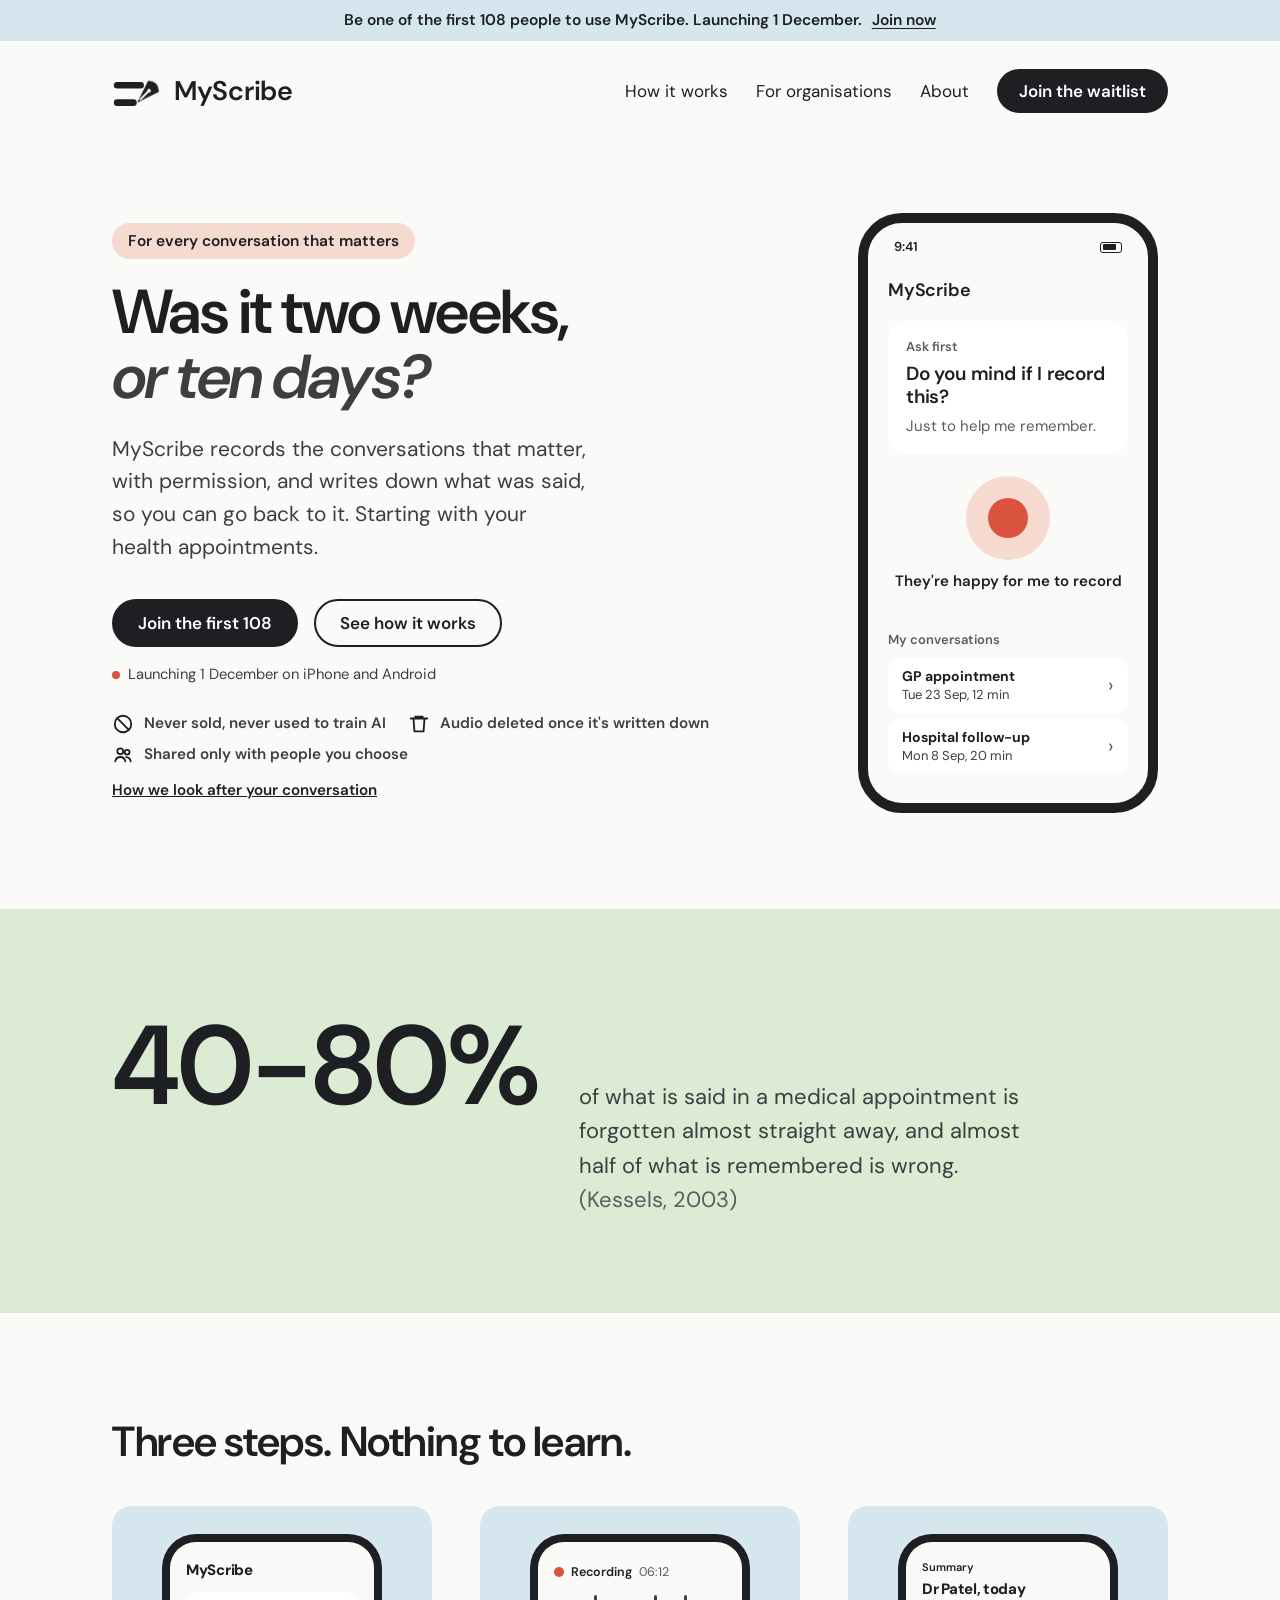
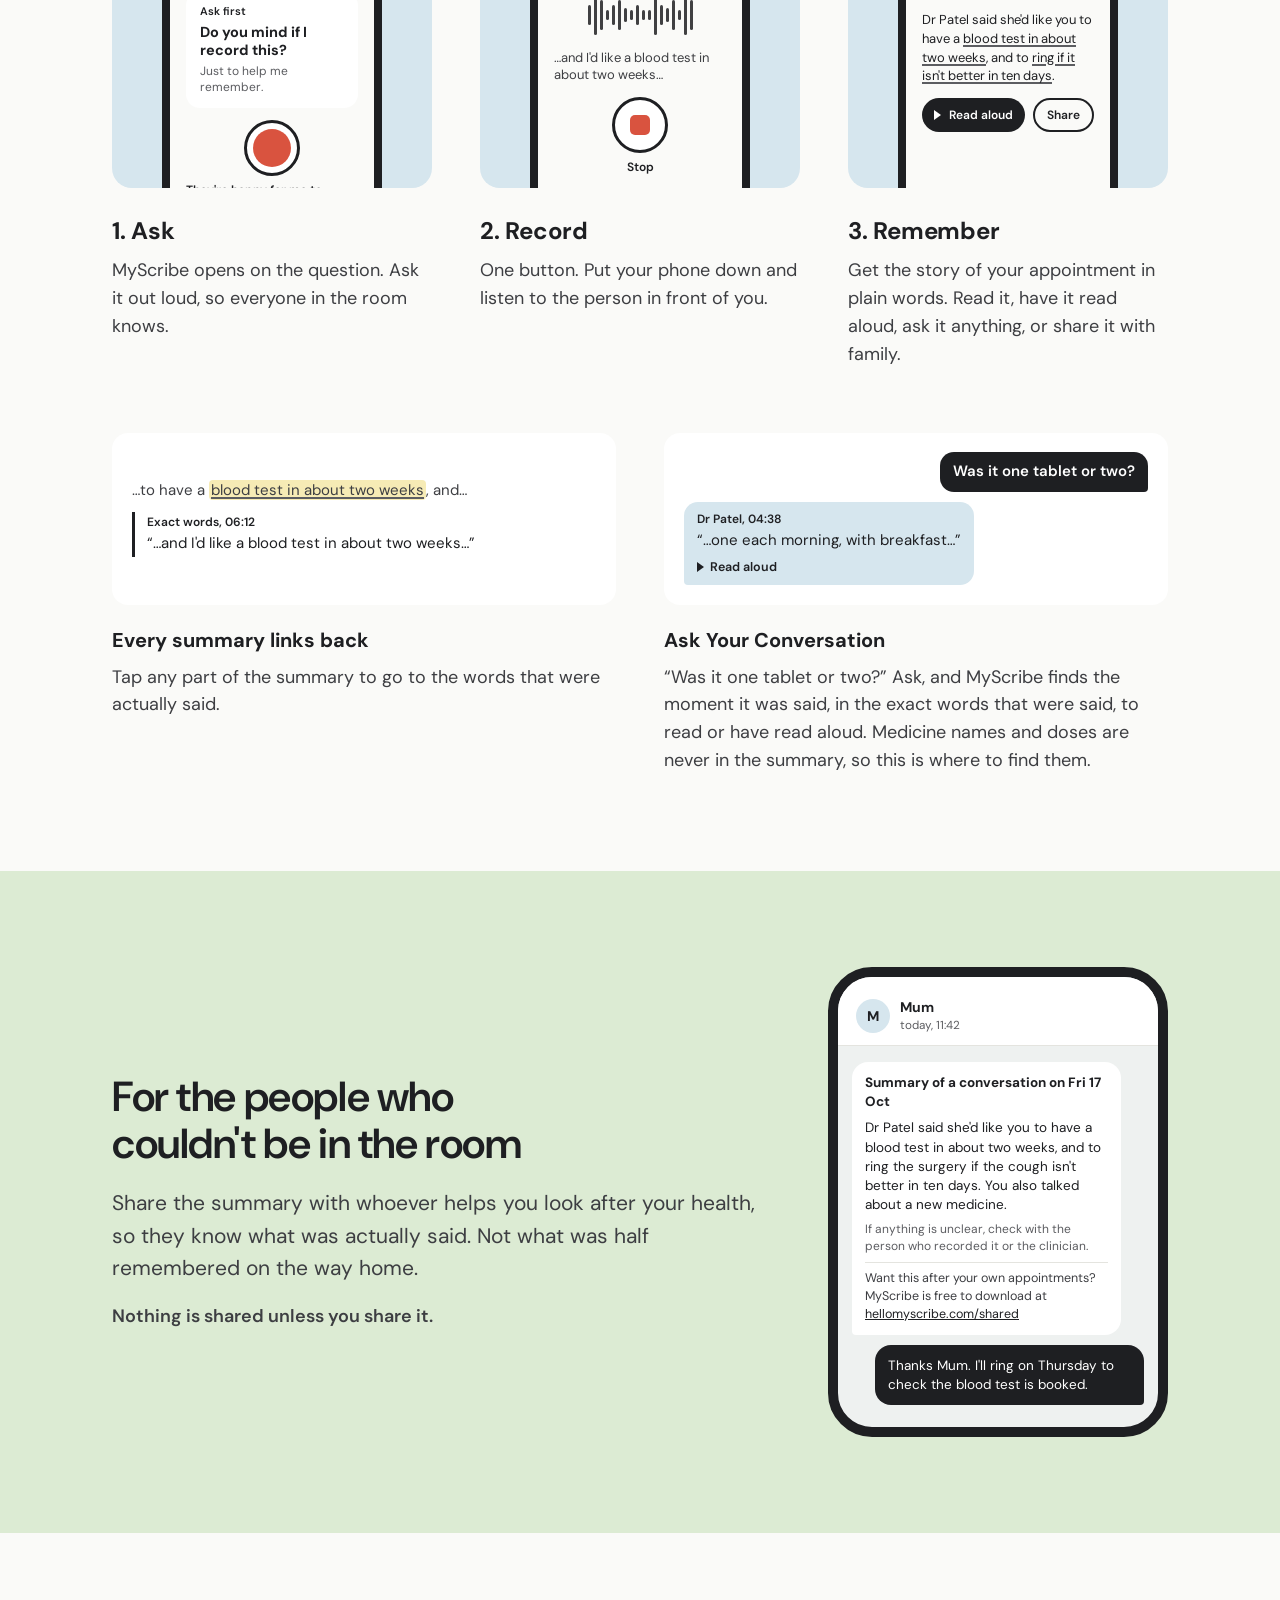
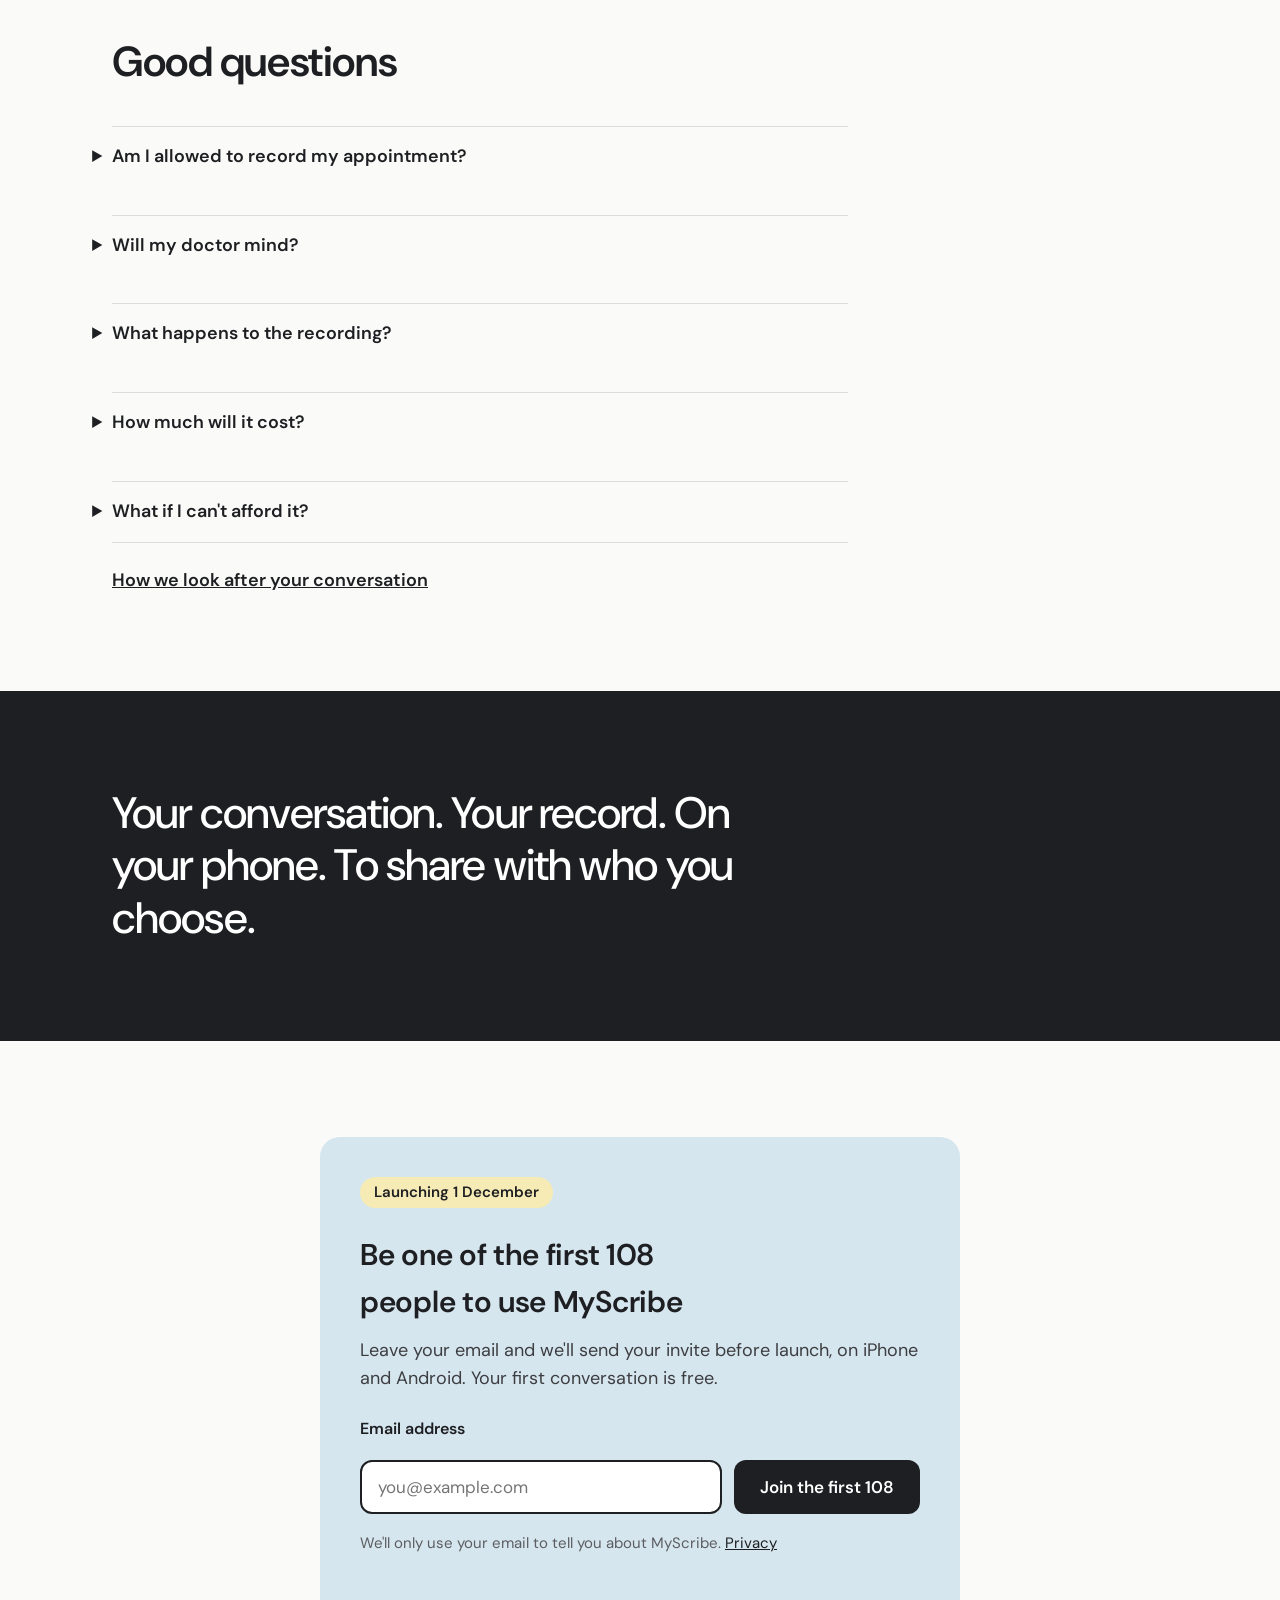
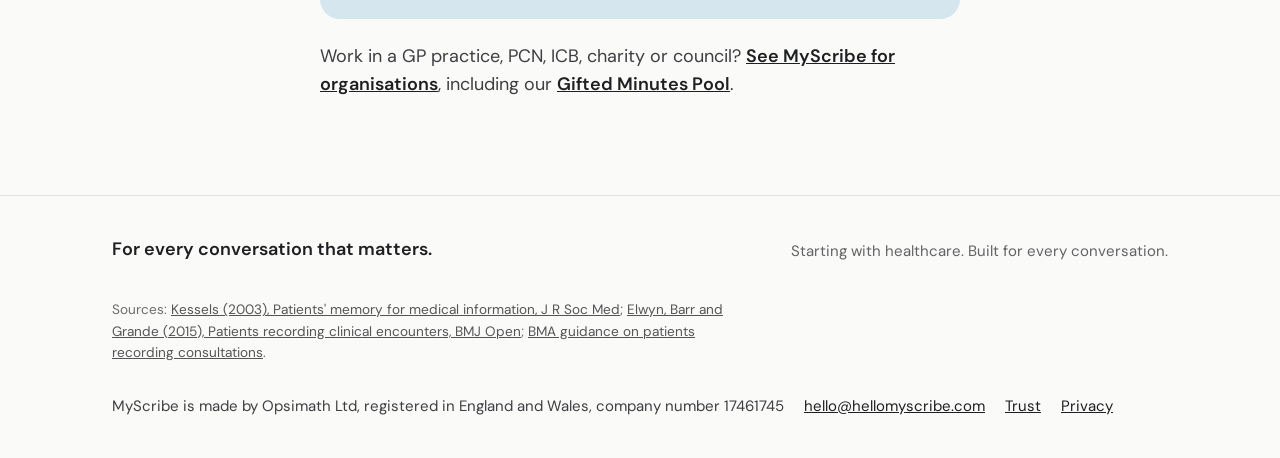
<file: index.html>
<!doctype html>
<html lang="en-GB">
<head>
<meta charset="utf-8">
<meta name="viewport" content="width=device-width, initial-scale=1">
<title>MyScribe | For every conversation that matters</title>
<meta name="description" content="MyScribe records the conversations that matter, with permission, and writes down what was said, so you can go back to it. Starting with your health appointments.">
<meta property="og:title" content="MyScribe | For every conversation that matters">
<meta property="og:description" content="MyScribe records the conversations that matter on your phone, with permission, and writes the story of what happened in plain words. Ask it anything, and it takes you to the moment it was said.">
<meta property="og:type" content="website">
<meta name="theme-color" content="#1E1F22">
<link rel="icon" href="/favicon.svg" type="image/svg+xml">
<link rel="preconnect" href="https://fonts.googleapis.com">
<link rel="preconnect" href="https://fonts.gstatic.com" crossorigin>
<link rel="stylesheet" href="https://fonts.googleapis.com/css2?family=DM+Sans:ital,opsz,wght@0,9..40,400..800;1,9..40,400..800&display=swap">
<link rel="stylesheet" href="/styles.css">
<!-- Privacy-friendly analytics by Plausible -->
<script async src="https://plausible.io/js/pa-2xMqHdNtrrsRjwaFG2nD4.js"></script>
<script>
  window.plausible=window.plausible||function(){(plausible.q=plausible.q||[]).push(arguments)},plausible.init=plausible.init||function(i){plausible.o=i||{}};
  plausible.init()
</script>
<style>
.section-lead { max-width: 52ch; margin: -0.25rem 0 2rem; font-size: 1.15rem; }
.trust { list-style: none; margin: 1.25rem 0 0; padding: 1rem 0 0; border-top: 1px solid var(--line); display: grid; gap: .65rem; }
.trust li { display: flex; align-items: center; gap: .6rem; font-size: .98rem; }
.trust svg { flex: none; width: 22px; height: 22px; color: var(--ink); }
.faq { max-width: 46rem; }
.faq details { border-top: 1px solid var(--border); padding: 1rem 0; }
.faq details:last-child { border-bottom: 1px solid var(--border); }
.faq summary { cursor: pointer; font-weight: 600; font-size: 1.12rem; list-style-position: outside; }
.faq summary:focus-visible { outline: 3px solid var(--ink); outline-offset: 3px; }
.faq details p { margin: .75rem 0 0; max-width: 62ch; }
.more-link { display: inline-block; margin-top: 1.5rem; font-weight: 600; }
.trust-more { display: inline-block; margin-top: .75rem; font-size: .95rem; font-weight: 600; }
.footer-next { margin: .25rem 0 1rem; opacity: .8; }
.sum-text { margin: .5rem 0 .6rem; line-height: 1.45; }
.sum-link { text-decoration: underline; text-decoration-color: var(--muted); text-decoration-thickness: 2px; text-underline-offset: 2px; }
.sum-foot { margin: .6rem 0 .75rem; padding-top: .5rem; border-top: 1px solid var(--line); font-size: .78em; line-height: 1.35; opacity: .8; }
@media (prefers-reduced-motion: no-preference) {
  .scene-sum .sum-text, .scene-sum .sum-foot { opacity: 0; transform: translateY(6px); transition: opacity .5s ease, transform .5s ease; }
  .scene-sum .sum-text.in { opacity: 1; transform: none; }
  .scene-sum .sum-foot.in { opacity: .8; transform: none; }
}

.trust-hero { margin-top: 2rem; padding-top: 1.1rem; max-width: 24rem; gap: .55rem; }
.trust-hero li { font-size: 1rem; font-weight: 600; color: var(--ink); }
@media (max-width: 640px) {
  .hero { padding-top: 16px; }
  .hero .eyebrow { margin-bottom: 12px; }
  .hero .h1 { margin-bottom: 16px; }
  .hero .lead { font-size: 18.5px; margin-bottom: 24px; }
  .hero .actions .btn { min-height: 46px; padding: 10px 20px; }
  .trust-hero { margin-top: 1.25rem; padding-top: .85rem; gap: .4rem; }
  .trust-hero li { font-size: .95rem; }
}
.steps .step { border-top: 0; padding-top: 0; }
.shot { background: var(--mist); border-radius: 20px; height: 282px; padding: 28px 24px 0; display: flex; justify-content: center; overflow: hidden; margin-bottom: 24px; }
.mini { width: 220px; border: 8px solid var(--ink); border-bottom: 0; border-radius: 34px 34px 0 0; background: var(--paper); padding: 18px 16px 0; display: flex; flex-direction: column; gap: 12px; font-size: 13px; line-height: 1.35; }
.mini-app { font-family: var(--display); font-weight: 800; font-size: 15px; letter-spacing: -0.02em; }
.mini-card { background: #fff; border-radius: 14px; padding: 12px 14px; }
.mini-card small { display: block; font-size: 11px; font-weight: 600; color: var(--accent); margin-bottom: 4px; }
.mini-q2 { display: block; font-size: 12px; color: var(--muted); margin-top: 4px; }
.mini-card p { font-family: var(--display); font-weight: 700; font-size: 14.5px; line-height: 1.25; }
.mini-rec { display: flex; flex-direction: column; align-items: center; gap: 6px; font-weight: 600; font-size: 12px; }
.mini-btn { width: 56px; height: 56px; border-radius: 50%; border: 3px solid var(--ink); background: #fff; display: flex; align-items: center; justify-content: center; }
.mini-dot { width: 38px; height: 38px; border-radius: 50%; background: var(--alert); }
.mini-stop { width: 20px; height: 20px; border-radius: 5px; background: var(--alert); }
.mini-status { font-size: 12.5px; font-weight: 600; display: flex; align-items: center; gap: 7px; margin-top: 4px; }
.mini-wave { display: flex; align-items: center; justify-content: center; gap: 3px; height: 44px; }
.mini-wave span { width: 3px; border-radius: 2px; background: var(--accent); opacity: .85; height: 10px; }
.mini-wave span:nth-child(3n) { height: 30px; } .mini-wave span:nth-child(4n+1) { height: 20px; } .mini-wave span:nth-child(5n+2) { height: 40px; } .mini-wave span:nth-child(7n) { height: 14px; }
.mini-words { color: var(--ink-soft); min-height: 36px; }
.mini-kicker { font-size: 11px; font-weight: 600; color: var(--accent); }
.mini-title { font-family: var(--display); font-weight: 800; font-size: 15px; letter-spacing: -0.02em; margin-top: -8px; }
.mini-sum { line-height: 1.45; }
.mini-actions { display: flex; gap: 8px; }
.mini-actions .listen, .mini-actions .share { padding: 7px 12px; font-size: 12px; white-space: nowrap; }
.mini-actions .play { border-left-width: 7px; border-top-width: 5px; border-bottom-width: 5px; }
.snip { background: #fff; border-radius: 16px; padding: 18px 20px; margin-bottom: 20px; min-height: 172px; font-size: 15px; line-height: 1.45; display: flex; flex-direction: column; justify-content: center; gap: 10px; }
.snip small { display: block; font-size: 12px; font-weight: 600; color: var(--accent); margin-bottom: 2px; }
.snip-sum { color: var(--ink-soft); }
.sum-link.is-active { background: var(--highlight); border-radius: 4px; padding: 0 2px; }
.snip-quote { border-left: 3px solid var(--accent); padding: 2px 0 2px 12px; color: var(--ink); }
.bub { border-radius: 14px; padding: 9px 13px; max-width: 88%; }
.bub-you { align-self: flex-end; background: var(--accent); color: #fff; border-bottom-right-radius: 4px; font-weight: 600; }
.bub-ans { align-self: flex-start; background: var(--mist); border-bottom-left-radius: 4px; }
.bub-play { display: flex; align-items: center; gap: 6px; margin-top: 6px; font-size: 12.5px; font-weight: 600; color: var(--accent); }
.bub-play .play { border-left: 7px solid var(--accent); border-top-width: 5px; border-bottom-width: 5px; }
.snip-line { color: var(--ink-soft); }
.flag { background: var(--notice); color: var(--ink); border-bottom: 2px dashed #A86A12; padding: 0 2px; border-radius: 3px; }
.flag-note { display: flex; align-items: center; gap: 8px; font-size: 13.5px; font-weight: 600; color: #7A4D0D; }
.flag-icon { width: 20px; height: 20px; flex: none; border-radius: 50%; background: #A86A12; color: #fff; font-size: 13px; font-weight: 800; display: flex; align-items: center; justify-content: center; }
.snip-row { display: flex; align-items: center; gap: 12px; font-size: 14px; color: var(--ink-soft); }
.snip-row strong { color: var(--ink); }
.snip-ico { width: 36px; height: 36px; flex: none; border-radius: 10px; display: flex; align-items: center; justify-content: center; }
.snip-ico svg { width: 20px; height: 20px; }
.ico-gone { background: var(--mist); color: var(--muted); }
.ico-kept { background: var(--sage); color: var(--accent); }

/* Hero (Oct 2026): DM Sans headline, logo and summary; pen underline */
:root { --serif: "DM Sans", "Helvetica Neue", Arial, sans-serif; }
.hero .h1 { font-family: var(--serif); font-weight: 600; letter-spacing: -.025em; }
.hero .h1 em { font-style: italic; color: var(--accent-dark); }
.soon { margin: 1rem 0 0; font-size: .92rem; color: var(--ink-soft); display: flex; align-items: center; gap: .5rem; }
.soon::before { content: ""; width: 8px; height: 8px; border-radius: 50%; background: var(--rec); flex: none; }
.scene-sum .sum-title, .scene-sum .sum-text, .phone-app { font-family: var(--serif); }
.scene-sum .sum-title, .phone-app { font-weight: 600; letter-spacing: -.01em; }
.ink-line { position: relative; white-space: nowrap; }
.ink-line .ink-stroke { position: absolute; left: 0; right: 0; bottom: -.45em; width: 100%; height: .55em; overflow: visible; color: var(--accent); }
.ink-line .ink-nib { position: absolute; bottom: -.3em; left: 100%; width: .62em; height: 1.1em; color: var(--accent); transform: translate(-50%, 0) rotate(45deg); transform-origin: 50% 100%; }
@media (prefers-reduced-motion: no-preference) {
  .sum-text.in .ink-stroke path { stroke-dasharray: 1; stroke-dashoffset: 1; animation: ink-draw 1.4s ease-in-out .7s forwards; }
  .sum-text.in .ink-nib { left: 0; opacity: 0; animation: ink-travel 1.4s ease-in-out .7s forwards; }
}
@keyframes ink-draw { to { stroke-dashoffset: 0; } }
@keyframes ink-travel { 0% { left: 0; opacity: 1; } 100% { left: 100%; opacity: 1; } }

/* Draft home (Oct 2026): fewer sections, one big family moment */
.trust-row { display: flex; flex-wrap: wrap; gap: .5rem 1.4rem; border-top: 0; padding-top: 0; margin-top: 1.6rem; max-width: none; }
.trust-row li { font-size: .95rem; font-weight: 600; color: var(--ink-soft); }
.then { margin-top: 64px; max-width: none; }
.family { display: flex; gap: 48px 72px; align-items: center; flex-wrap: wrap; }
.family-text { flex: 1 1 380px; }
.family-text .h2 { line-height: 1.12; margin-bottom: 20px; }
.family-text .lead { margin-bottom: 18px; }
.family-note { font-weight: 600; }
.chat-phone { flex: 0 1 340px; margin: 0 auto; width: 320px; max-width: 100%; border: 10px solid var(--ink); border-radius: 44px; background: #EEF1F0; overflow: hidden; }
.chat-top { display: flex; align-items: center; gap: 10px; background: #fff; padding: 22px 18px 12px; font-size: 14px; line-height: 1.2; border-bottom: 1px solid var(--line); }
.chat-top small { color: var(--muted); }
.chat-av { width: 34px; height: 34px; border-radius: 50%; background: var(--mist); color: var(--accent); font-weight: 700; display: flex; align-items: center; justify-content: center; }
.chat-body { padding: 16px 14px 22px; display: flex; flex-direction: column; gap: 10px; font-size: 13.5px; line-height: 1.42; }
.cb { border-radius: 16px; padding: 11px 13px; max-width: 92%; display: flex; flex-direction: column; gap: 7px; }
.cb-in { background: #fff; align-self: flex-start; border-bottom-left-radius: 4px; }
.cb-out { background: var(--accent); color: #fff; align-self: flex-end; border-bottom-right-radius: 4px; }
.cb-foot { color: var(--muted); font-size: 12px; }
.cb-ps { border-top: 1px solid var(--line); padding-top: 7px; font-size: 12.5px; color: var(--ink-soft); }
.cb-ps span { color: var(--accent); text-decoration: underline; }
.waitlist { max-width: 640px; margin: 0 auto; text-align: left; }
.waitlist h2 { text-wrap: balance; }
.org-line { max-width: 640px; margin: 24px auto 0; color: var(--ink-soft); }
.org-line a { font-weight: 600; }
/* Eyebrow as a coral pill, so mobile gets colour above the fold */
.hero .eyebrow { display: inline-block; background: var(--coral); color: var(--ink); border-radius: 999px; padding: 6px 16px; font-size: 15.5px; }
</style>
</head>
<body>
<a class="skip" href="#main">Skip to content</a>
<div class="first108"><a href="#waitlist">Be one of the first 108 people to use MyScribe. Launching 1 December. <span>Join now</span></a></div>
<header class="site-header">
<div class="wrap">
<a class="logo" href="/"><svg class="logo-mark" viewBox="8 12 50 33" fill="none" aria-hidden="true" focusable="false"><defs><mask id="lm-cut" maskUnits="userSpaceOnUse" x="0" y="0" width="64" height="64"><rect width="64" height="64" fill="#fff"/><g transform="translate(32.5 40) rotate(-45) scale(1.75)"><path d="M2.6 0H8.4" stroke="#000" stroke-width="1.1" stroke-linecap="round"/><circle cx="9.4" cy="0" r="1.05" fill="#000"/></g></mask></defs><path class="lm-line lm-l1" pathLength="1" d="M13 23H36" stroke="currentColor" stroke-width="6.4" stroke-linecap="round"/><path class="lm-line lm-l2" pathLength="1" d="M13 40H29" stroke="currentColor" stroke-width="6.4" stroke-linecap="round"/><g class="lm-nib" mask="url(#lm-cut)"><path transform="translate(32.5 40) rotate(-45) scale(1.75)" d="M0 0L13-4.3Q17 0 13 4.3Z" fill="currentColor"/></g></svg>MyScribe</a>
<nav class="nav" aria-label="Main">
<a href="/how-it-works">How it works</a>
<a href="/organisations">For organisations</a>
<a href="/about">About</a>
<a class="btn btn-primary" href="/#waitlist">Join the waitlist</a>
</nav>
</div>
</header>
<main id="main">
<div class="wrap">
<section class="hero">
<div class="hero-text">
<p class="eyebrow">For every conversation that matters</p>
<h1 class="h1">Was it two weeks, <em>or ten days?</em></h1>
<p class="lead">MyScribe records the conversations that matter, with permission, and writes down what was said, so you can go back to it. Starting with your health appointments.</p>
<div class="actions">
<a class="btn btn-primary" href="#waitlist">Join the first 108</a>
<a class="btn btn-outline" href="/how-it-works">See how it works</a>
</div>
<p class="soon">Launching 1 December on iPhone and Android</p>
<ul class="trust trust-row" aria-label="How we look after your appointment">
<li><svg viewBox="0 0 24 24" fill="none" stroke="currentColor" stroke-width="2" stroke-linecap="round" stroke-linejoin="round" aria-hidden="true"><circle cx="12" cy="12" r="9"/><path d="M5.6 5.6l12.8 12.8"/></svg>Never sold, never used to train AI</li>
<li><svg viewBox="0 0 24 24" fill="none" stroke="currentColor" stroke-width="2" stroke-linecap="round" stroke-linejoin="round" aria-hidden="true"><path d="M3 6h18M8 6V4h8v2M6 6l1 14h10l1-14"/></svg>Audio deleted once it's written down</li>
<li><svg viewBox="0 0 24 24" fill="none" stroke="currentColor" stroke-width="2" stroke-linecap="round" stroke-linejoin="round" aria-hidden="true"><circle cx="9" cy="8" r="3.2"/><path d="M3.5 19c.6-3 2.8-4.8 5.5-4.8s4.9 1.8 5.5 4.8"/><circle cx="16.5" cy="9" r="2.6"/><path d="M15.5 14.4c2.4.1 4.3 1.7 4.9 4.6"/></svg>Shared only with people you choose</li>
</ul>
<a class="trust-more" href="/trust">How we look after your conversation</a>
</div>
<div class="hero-phone" aria-hidden="true">
<div class="phone" data-demo>
<div class="phone-status"><span>9:41</span><span class="phone-battery"></span></div>
<p class="phone-app">MyScribe</p>
<div class="stage">
<div class="scene scene-ask is-on">
<div class="phone-card">
<small>Ask first</small>
<p class="phone-q">Do you mind if I record this?</p>
<p class="phone-q2">Just to help me remember.</p>
</div>
<div class="phone-rec">
<span class="rec-btn"><span class="rec-dot"></span></span>
<span class="rec-label">They're happy for me to record</span>
</div>
<div class="phone-list">
<p class="phone-list-title">My conversations</p>
<div class="phone-item"><span><strong>GP appointment</strong><br>Tue 23 Sep, 12 min</span><span class="chev">›</span></div>
<div class="phone-item"><span><strong>Hospital follow-up</strong><br>Mon 8 Sep, 20 min</span><span class="chev">›</span></div>
</div>
</div>
<div class="scene scene-rec">
<p class="rec-status"><span class="rec-live"></span>Recording <span class="rec-time">00:00</span></p>
<div class="wave"><span></span><span></span><span></span><span></span><span></span><span></span><span></span><span></span><span></span><span></span><span></span><span></span><span></span><span></span><span></span><span></span><span></span><span></span><span></span><span></span><span></span><span></span><span></span><span></span><span></span><span></span></div>
<div class="words">
<span>…so we'll start you on the new tablet tomorrow…</span>
<span>…one each morning, with breakfast…</span>
<span>…and I'd like a blood test in about two weeks…</span>
<span>…if the cough isn't better in ten days, ring us…</span>
</div>
<div class="phone-rec">
<span class="rec-btn"><span class="stop-sq"></span></span>
<span class="rec-label">Stop</span>
</div>
</div>
<div class="scene scene-sum">
<p class="sum-kicker">Summary</p>
<p class="sum-title">Dr Patel, today</p>
<p class="sum-text">Dr Patel said she'd like you to have a <span class="sum-link">blood test in <span class="ink-line">about two weeks<svg class="ink-stroke" viewBox="0 0 100 9" preserveAspectRatio="none" aria-hidden="true"><path pathLength="1" d="M1 6c8-5 12-5 16-1s10 4 16 0 12-5 18-1 11 4 17 0 11-4 16-1 9 3 15 0" fill="none" stroke="currentColor" stroke-width="2.2" stroke-linecap="round" vector-effect="non-scaling-stroke"/></svg><svg class="ink-nib" viewBox="-5 -17.5 10 18" aria-hidden="true"><g transform="rotate(-90)"><path d="M0 0L13-4.3Q17 0 13 4.3Z" fill="currentColor"/><path d="M2.6 0H8.4" stroke="var(--paper,#FAFAF8)" stroke-width="1.1" stroke-linecap="round"/><circle cx="9.4" cy="0" r="1.05" fill="var(--paper,#FAFAF8)"/></g></svg></span></span>, and to <span class="sum-link">ring if the cough isn't better in ten days</span>. You also <span class="sum-link">talked about a new medicine</span>.</p>
<p class="sum-hint">Tap the underlined words to see what was said.</p>
<p class="sum-foot">Written by AI, so it may miss things. If anything is unclear, check the full conversation or ask your clinician.</p>
<div class="sum-actions">
<span class="listen"><span class="play"></span>Read aloud</span>
<span class="share">Share</span>
</div>
</div>
</div>
</div>
</div>
</section>
</div>

<section class="section section-tint" aria-label="Why it matters">
<div class="wrap stat-row">
<p class="stat-num stat-big">40-80%</p>
<p class="stat-text">of what is said in a medical appointment is forgotten almost straight away, and almost half of what is remembered is wrong. <span class="cite">(Kessels, 2003)</span></p>
</div>
</section>

<section class="section">
<div class="wrap">
<h2 class="h2">Three steps. Nothing to learn.</h2>
<ol class="grid steps" style="list-style:none;margin:0;padding:0">
<li class="step">
<div class="shot" aria-hidden="true"><div class="mini">
<p class="mini-app">MyScribe</p>
<div class="mini-card"><small>Ask first</small><p>Do you mind if I record this?</p><span class="mini-q2">Just to help me remember.</span></div>
<div class="mini-rec"><span class="mini-btn"><span class="mini-dot"></span></span><span>They're happy for me to record</span></div>
</div></div>
<h3>1. Ask</h3><p class="soft">MyScribe opens on the question. Ask it out loud, so everyone in the room knows.</p></li>
<li class="step">
<div class="shot" aria-hidden="true"><div class="mini">
<p class="mini-status"><span class="rec-live"></span>Recording <span class="rec-time">06:12</span></p>
<div class="mini-wave"><span></span><span></span><span></span><span></span><span></span><span></span><span></span><span></span><span></span><span></span><span></span><span></span><span></span><span></span><span></span><span></span><span></span><span></span></div>
<p class="mini-words">…and I'd like a blood test in about two weeks…</p>
<div class="mini-rec"><span class="mini-btn"><span class="mini-stop"></span></span><span>Stop</span></div>
</div></div>
<h3>2. Record</h3><p class="soft">One button. Put your phone down and listen to the person in front of you.</p></li>
<li class="step">
<div class="shot" aria-hidden="true"><div class="mini">
<p class="mini-kicker">Summary</p>
<p class="mini-title">Dr Patel, today</p>
<p class="mini-sum">Dr Patel said she'd like you to have a <span class="sum-link">blood test in about two weeks</span>, and to <span class="sum-link">ring if it isn't better in ten days</span>.</p>
<div class="mini-actions"><span class="listen"><span class="play"></span>Read aloud</span><span class="share">Share</span></div>
</div></div>
<h3>3. Remember</h3><p class="soft">Get the story of your appointment in plain words. Read it, have it read aloud, ask it anything, or share it with family.</p></li>
</ol>
<div class="grid grid-2 then">
<div class="feature"><div class="snip" aria-hidden="true">
<p class="snip-sum">…to have a <span class="sum-link is-active">blood test in about two weeks</span>, and…</p>
<div class="snip-quote"><small>Exact words, 06:12</small>“…and I'd like a blood test in about two weeks…”</div>
</div><h3>Every summary links back</h3><p class="soft">Tap any part of the summary to go to the words that were actually said.</p></div>
<div class="feature"><div class="snip snip-chat" aria-hidden="true">
<p class="bub bub-you">Was it one tablet or two?</p>
<p class="bub bub-ans"><small>Dr Patel, 04:38</small>“…one each morning, with breakfast…”<span class="bub-play"><span class="play"></span>Read aloud</span></p>
</div><h3>Ask Your Conversation</h3><p class="soft">“Was it one tablet or two?” Ask, and MyScribe finds the moment it was said, in the exact words that were said, to read or have read aloud. Medicine names and doses are never in the summary, so this is where to find them.</p></div>
</div>
</div>
</section>

<section class="section section-tint" id="family">
<div class="wrap family">
<div class="family-text">
<h2 class="h2">For the people who couldn't be in the room</h2>
<p class="lead">Share the summary with whoever helps you look after your health, so they know what was actually said. Not what was half remembered on the way home.</p>
<p class="soft family-note">Nothing is shared unless you share it.</p>
</div>
<div class="chat-phone" aria-hidden="true">
<div class="chat-top"><span class="chat-av">M</span><span><strong>Mum</strong><br><small>today, 11:42</small></span></div>
<div class="chat-body">
<div class="cb cb-in"><p><strong>Summary of a conversation on Fri 17 Oct</strong></p>
<p>Dr Patel said she'd like you to have a blood test in about two weeks, and to ring the surgery if the cough isn't better in ten days. You also talked about a new medicine.</p>
<p class="cb-foot">If anything is unclear, check with the person who recorded it or the clinician.</p>
<p class="cb-ps">Want this after your own appointments? MyScribe is free to download at <span>hellomyscribe.com/shared</span></p></div>
<div class="cb cb-out"><p>Thanks Mum. I'll ring on Thursday to check the blood test is booked.</p></div>
</div></div>
</div>
</section>

<section class="section" id="questions">
<div class="wrap">
<h2 class="h2">Good questions</h2>
<div class="faq">
<details>
<summary>Am I allowed to record my appointment?</summary>
<p class="soft">Yes. In the UK you don't need your doctor's permission to record your own appointment, because it's your own personal information. The Medical Defence Union, which advises doctors, says the same. MyScribe still opens on the question, because asking openly is the kind thing to do.</p>
</details>
<details>
<summary>Will my doctor mind?</summary>
<p class="soft">Asking openly makes a real difference. The BMA, the doctors' professional body, encourages doctors to support recordings made openly and with agreement, especially where patients may find it hard to remember information. If your doctor would rather you didn't, you can simply not record.</p>
</details>
<details>
<summary>What happens to the recording?</summary>
<p class="soft">The audio is deleted once it has been written down. The words and your summary are kept, encrypted, in your account until you delete them.</p>
</details>
<details>
<summary>How much will it cost?</summary>
<p class="soft">Pennies, not pounds. MyScribe is free to download and your first conversation is free. After that, you top up a little credit when you need it. No subscription, your credit stays in your account while you use MyScribe, and you'll never be asked to pay before or during a conversation. We'll share exact prices at launch.</p>
</details>
<details>
<summary>What if I can't afford it?</summary>
<p class="soft">No one should miss out on remembering their own conversation. Our Gifted Minutes Pool, opening soon after launch, lets people and organisations fund minutes for those who need them. Using it will take one tap: no forms, no proof, no questions. And nobody who funds it ever sees your conversations. <a href="/organisations#gifted-minutes">Find out more, or help fill the pool</a>.</p>
</details>
</div>
<a class="more-link" href="/trust">How we look after your conversation</a>
</div>
</section>

<section class="section section-dark">
<div class="wrap"><p class="statement">Your conversation. Your record. On your phone. To share with who you choose.</p></div>
</section>

<section class="section" id="waitlist">
<div class="wrap">
<div class="panel panel-tint waitlist">
<p class="waitlist-count">Launching 1 December</p>
<h2>Be one of the first 108 people to use MyScribe</h2>
<p class="soft">Leave your email and we'll send your invite before launch, on iPhone and Android. Your first conversation is free.</p>
<form class="form" name="waitlist" method="POST" action="/waitlist-thanks" data-netlify="true" netlify-honeypot="bot-field">
<input type="hidden" name="form-name" value="waitlist">
<p class="hidden"><label>Leave this empty <input name="bot-field"></label></p>
<label for="email">Email address</label>
<div class="inline-field">
<input id="email" name="email" type="email" autocomplete="email" placeholder="you@example.com" required>
<button class="btn btn-primary" type="submit">Join the first 108</button>
</div>
<p class="form-note">We'll only use your email to tell you about MyScribe. <a href="/privacy">Privacy</a></p>
</form>
</div>
<p class="org-line">Work in a GP practice, PCN, ICB, charity or council? <a href="/organisations">See MyScribe for organisations</a>, including our <a href="/organisations#gifted-minutes">Gifted Minutes Pool</a>.</p>
</div>
</section>
</main>
<footer class="site-footer">
<div class="wrap">
<p class="footer-tag">For every conversation that matters.</p>
<p class="footer-next">Starting with healthcare. Built for every conversation.</p>
<p class="footer-sources" style="font-size:.85rem;opacity:.75;margin:.25rem 0 1rem;max-width:70ch">Sources: <a href="https://pmc.ncbi.nlm.nih.gov/articles/PMC539473/">Kessels (2003), Patients' memory for medical information, J R Soc Med</a>; <a href="https://bmjopen.bmj.com/content/5/8/e008566">Elwyn, Barr and Grande (2015), Patients recording clinical encounters, BMJ Open</a>; <a href="https://www.bma.org.uk/advice-and-support/ethics/confidentiality-and-health-records/patients-recording-consultations">BMA guidance on patients recording consultations</a>.</p>
<div class="footer-links">
<span>MyScribe is made by Opsimath Ltd, registered in England and Wales, company number 17461745</span>
<a href="mailto:hello@hellomyscribe.com">hello@hellomyscribe.com</a>
<a href="/trust">Trust</a>
<a href="/privacy">Privacy</a>
</div>
</div>
</footer>
<script src="/site.js" defer></script>
</body>
</html>
</file>
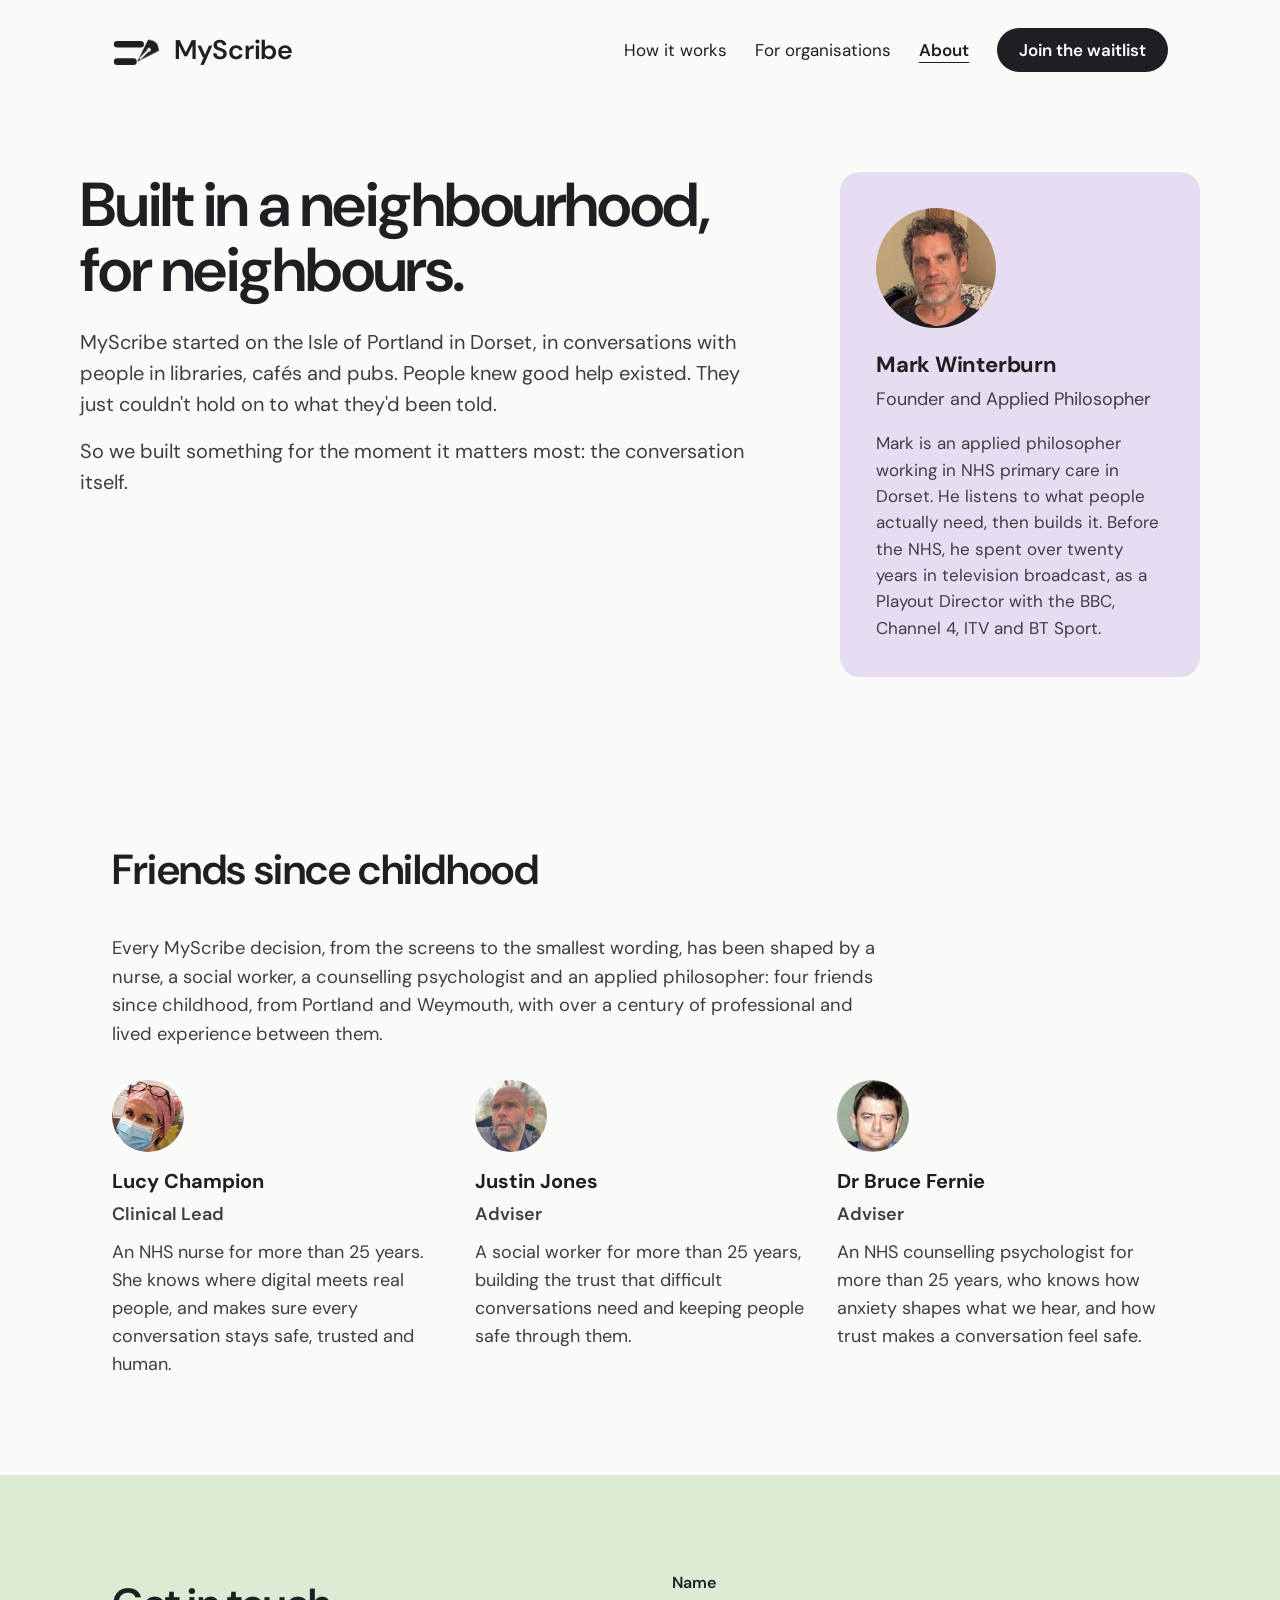
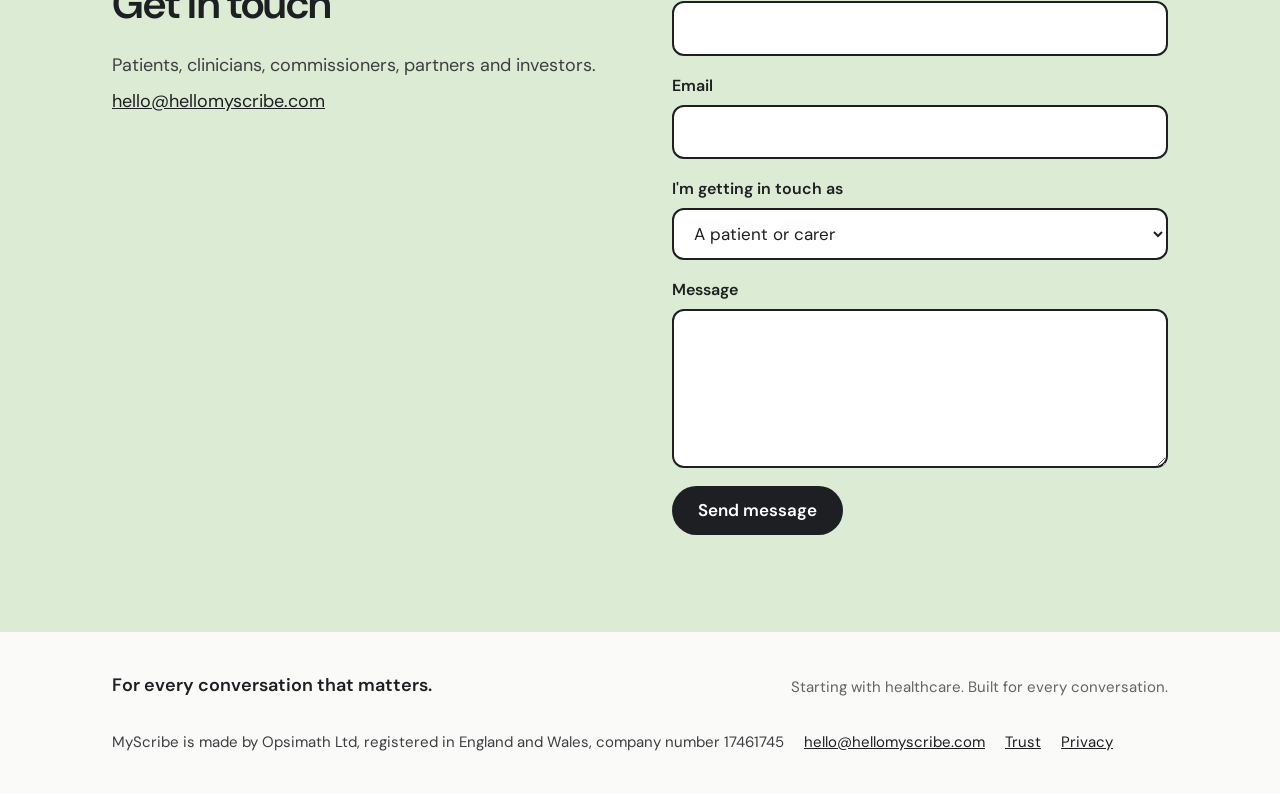
<file: about.html>
<!doctype html>
<html lang="en-GB">
<head>
<meta charset="utf-8">
<meta name="viewport" content="width=device-width, initial-scale=1">
<title>About | MyScribe</title>
<meta name="description" content="MyScribe started on the Isle of Portland in Dorset. Built in a neighbourhood, for neighbours.">
<meta property="og:title" content="About | MyScribe">
<meta property="og:description" content="MyScribe started on the Isle of Portland in Dorset. Built in a neighbourhood, for neighbours.">
<meta property="og:type" content="website">
<meta name="theme-color" content="#0B6E69">
<link rel="icon" href="/favicon.svg" type="image/svg+xml">
<link rel="preconnect" href="https://fonts.googleapis.com">
<link rel="preconnect" href="https://fonts.gstatic.com" crossorigin>
<link rel="stylesheet" href="https://fonts.googleapis.com/css2?family=DM+Sans:ital,opsz,wght@0,9..40,400..800;1,9..40,400..800&display=swap">
<link rel="stylesheet" href="/styles.css">
<style>
.team-lead { max-width: 60ch; font-size: 1.15rem; margin: 0 0 2rem; }
.team { display: grid; grid-template-columns: repeat(auto-fit, minmax(220px, 1fr)); gap: 32px; }
.team h3 { margin: 0 0 4px; }
.team-photo { display: block; width: 72px; height: 72px; border-radius: 50%; object-fit: cover; margin: 0 0 14px; }
.team .role { margin: 0 0 10px; font-weight: 600; }
.team p { margin: 0; }
</style>
</head>
<body>
<a class="skip" href="#main">Skip to content</a>
<header class="site-header">
<div class="wrap">
<a class="logo" href="/"><svg class="logo-mark" viewBox="8 12 50 33" fill="none" aria-hidden="true" focusable="false"><defs><mask id="lm-cut" maskUnits="userSpaceOnUse" x="0" y="0" width="64" height="64"><rect width="64" height="64" fill="#fff"/><g transform="translate(32.5 40) rotate(-45) scale(1.75)"><path d="M2.6 0H8.4" stroke="#000" stroke-width="1.1" stroke-linecap="round"/><circle cx="9.4" cy="0" r="1.05" fill="#000"/></g></mask></defs><path class="lm-line lm-l1" pathLength="1" d="M13 23H36" stroke="currentColor" stroke-width="6.4" stroke-linecap="round"/><path class="lm-line lm-l2" pathLength="1" d="M13 40H29" stroke="currentColor" stroke-width="6.4" stroke-linecap="round"/><g class="lm-nib" mask="url(#lm-cut)"><path transform="translate(32.5 40) rotate(-45) scale(1.75)" d="M0 0L13-4.3Q17 0 13 4.3Z" fill="currentColor"/></g></svg>MyScribe</a>
<nav class="nav" aria-label="Main">
<a href="/how-it-works">How it works</a>
<a href="/organisations">For organisations</a>
<a href="/about" aria-current="page">About</a>
<a class="btn btn-primary" href="/#waitlist">Join the waitlist</a>
</nav>
</div>
</header>
<main id="main">
<div class="wrap page-intro split">
<div>
<h1 class="h1">Built in a neighbourhood, for neighbours.</h1>
<p class="soft" style="font-size:20px;margin-bottom:16px">MyScribe started on the Isle of Portland in Dorset, in conversations with people in libraries, cafés and pubs. People knew good help existed. They just couldn't hold on to what they'd been told.</p>
<p class="soft" style="font-size:20px">So we built something for the moment it matters most: the conversation itself.</p>
</div>
<div class="founder side">
<img class="founder-photo" src="/mark-winterburn.jpg" alt="Mark Winterburn" width="120" height="120">
<h2>Mark Winterburn</h2>
<p class="soft" style="margin-bottom:16px">Founder and Applied Philosopher</p>
<p class="soft" style="font-size:17px">Mark is an applied philosopher working in NHS primary care in Dorset. He listens to what people actually need, then builds it. Before the NHS, he spent over twenty years in television broadcast, as a Playout Director with the BBC, Channel 4, ITV and BT Sport.</p>
</div>
</div>

<section class="section" aria-labelledby="team">
<div class="wrap">
<h2 class="h2" id="team">Friends since childhood</h2>
<p class="soft team-lead">Every MyScribe decision, from the screens to the smallest wording, has been shaped by a nurse, a social worker, a counselling psychologist and an applied philosopher: four friends since childhood, from Portland and Weymouth, with over a century of professional and lived experience between them.</p>
<div class="team">
<div class="feature"><img class="team-photo" src="[data-uri]" alt="Lucy Champion" width="72" height="72"><h3>Lucy Champion</h3><p class="soft role">Clinical Lead</p><p class="soft">An NHS nurse for more than 25 years. She knows where digital meets real people, and makes sure every conversation stays safe, trusted and human.</p></div>
<div class="feature"><img class="team-photo" src="[data-uri]" alt="Justin Jones" width="72" height="72"><h3>Justin Jones</h3><p class="soft role">Adviser</p><p class="soft">A social worker for more than 25 years, building the trust that difficult conversations need and keeping people safe through them.</p></div>
<div class="feature"><img class="team-photo" src="[data-uri]" alt="Dr Bruce Fernie" width="72" height="72"><h3>Dr Bruce Fernie</h3><p class="soft role">Adviser</p><p class="soft">An NHS counselling psychologist for more than 25 years, who knows how anxiety shapes what we hear, and how trust makes a conversation feel safe.</p></div>
</div>
</div>
</section>

<section class="section section-tint" id="contact">
<div class="wrap split">
<div>
<h2 class="h2" style="margin-bottom:16px">Get in touch</h2>
<p class="soft" style="margin-bottom:8px">Patients, clinicians, commissioners, partners and investors.</p>
<p><a href="mailto:hello@hellomyscribe.com">hello@hellomyscribe.com</a></p>
</div>
<form class="form" name="contact" method="POST" action="/thank-you" data-netlify="true" netlify-honeypot="bot-field">
<input type="hidden" name="form-name" value="contact">
<p class="hidden"><label>Leave this empty <input name="bot-field"></label></p>
<div class="field"><label for="name">Name</label><input id="name" name="name" type="text" autocomplete="name" required></div>
<div class="field"><label for="cemail">Email</label><input id="cemail" name="email" type="email" autocomplete="email" required></div>
<div class="field"><label for="who">I'm getting in touch as</label>
<select id="who" name="who">
<option>A patient or carer</option>
<option>A clinician or practice</option>
<option>A commissioner or ICB</option>
<option>A partner or investor</option>
</select></div>
<div class="field"><label for="msg">Message</label><textarea id="msg" name="message" rows="5" required></textarea></div>
<div><button class="btn btn-primary" type="submit">Send message</button></div>
</form>
</div>
</section>
</main>
<footer class="site-footer">
<div class="wrap">
<p class="footer-tag">For every conversation that matters.</p>
<p class="footer-next">Starting with healthcare. Built for every conversation.</p>
<div class="footer-links">
<span>MyScribe is made by Opsimath Ltd, registered in England and Wales, company number 17461745</span>
<a href="mailto:hello@hellomyscribe.com">hello@hellomyscribe.com</a>
<a href="/trust">Trust</a>
<a href="/privacy">Privacy</a>
</div>
</div>
</footer>
<script src="/site.js" defer></script>
</body>
</html>
</file>
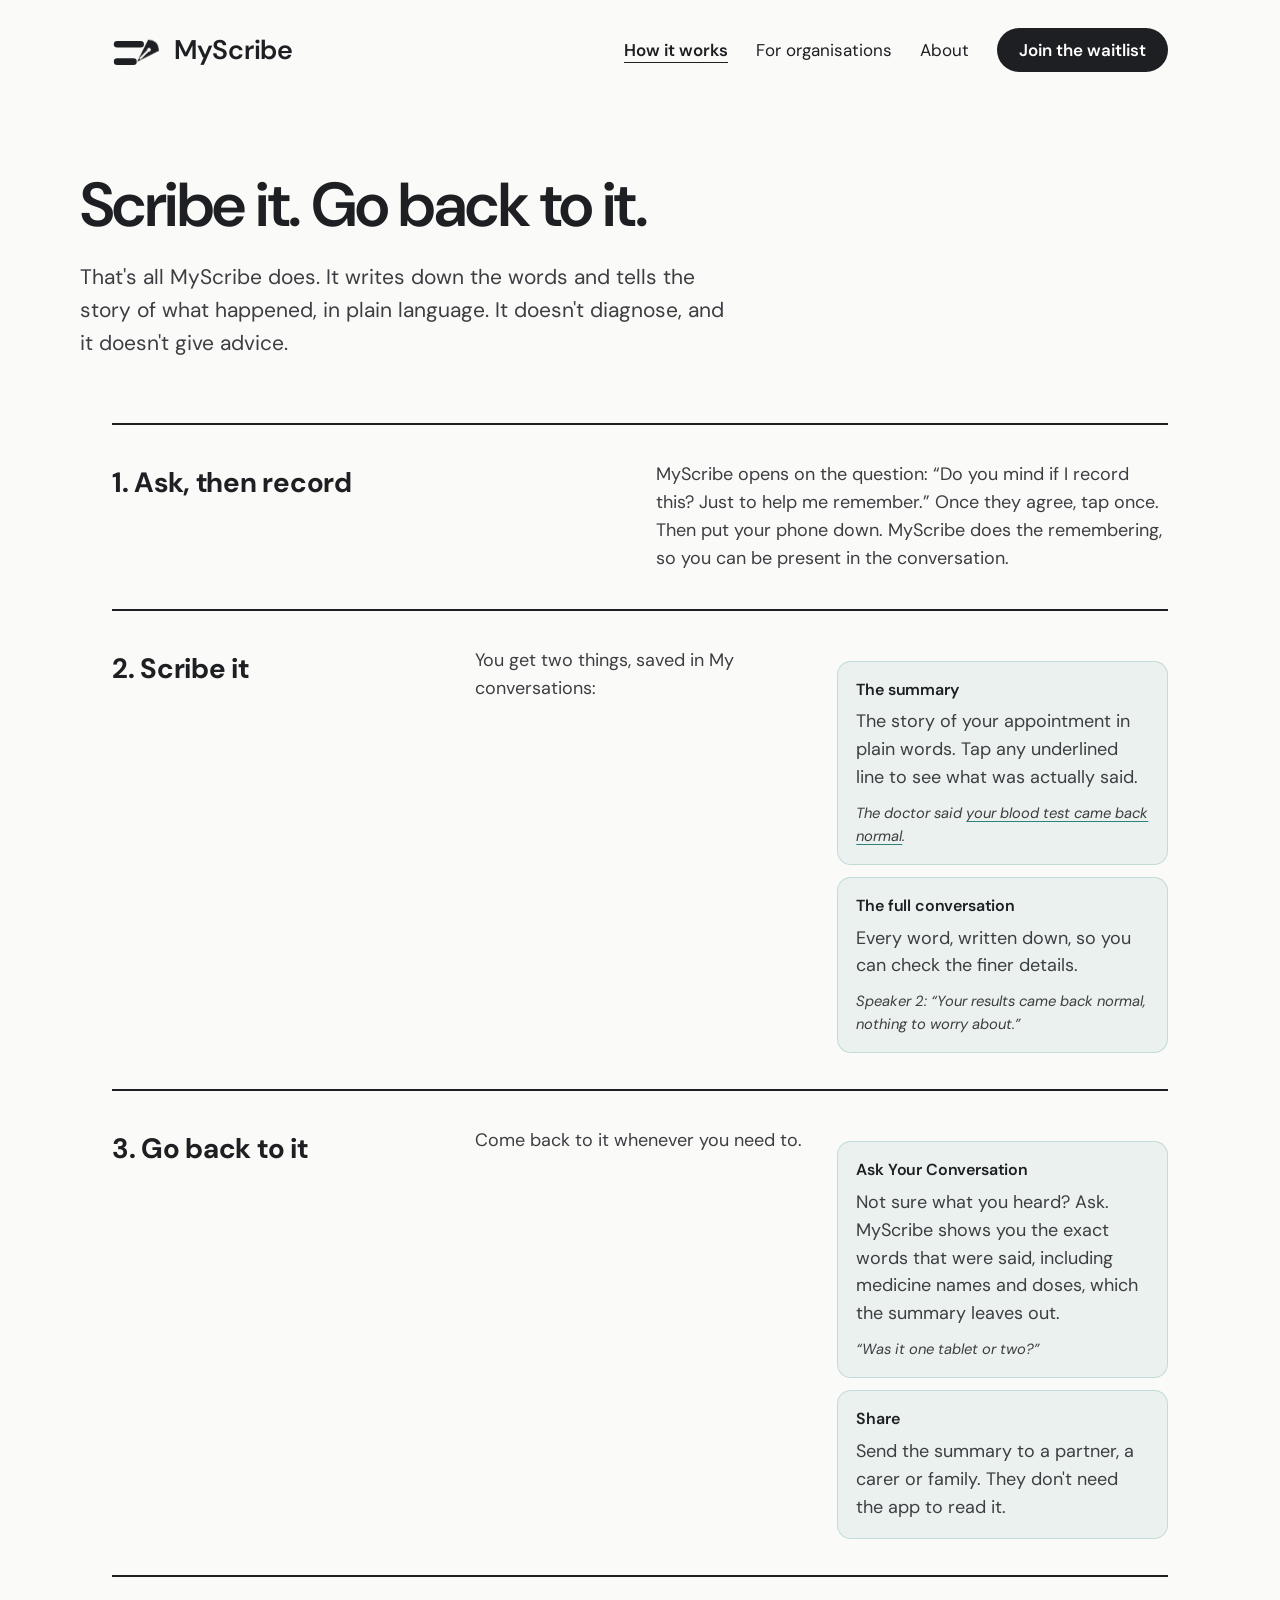
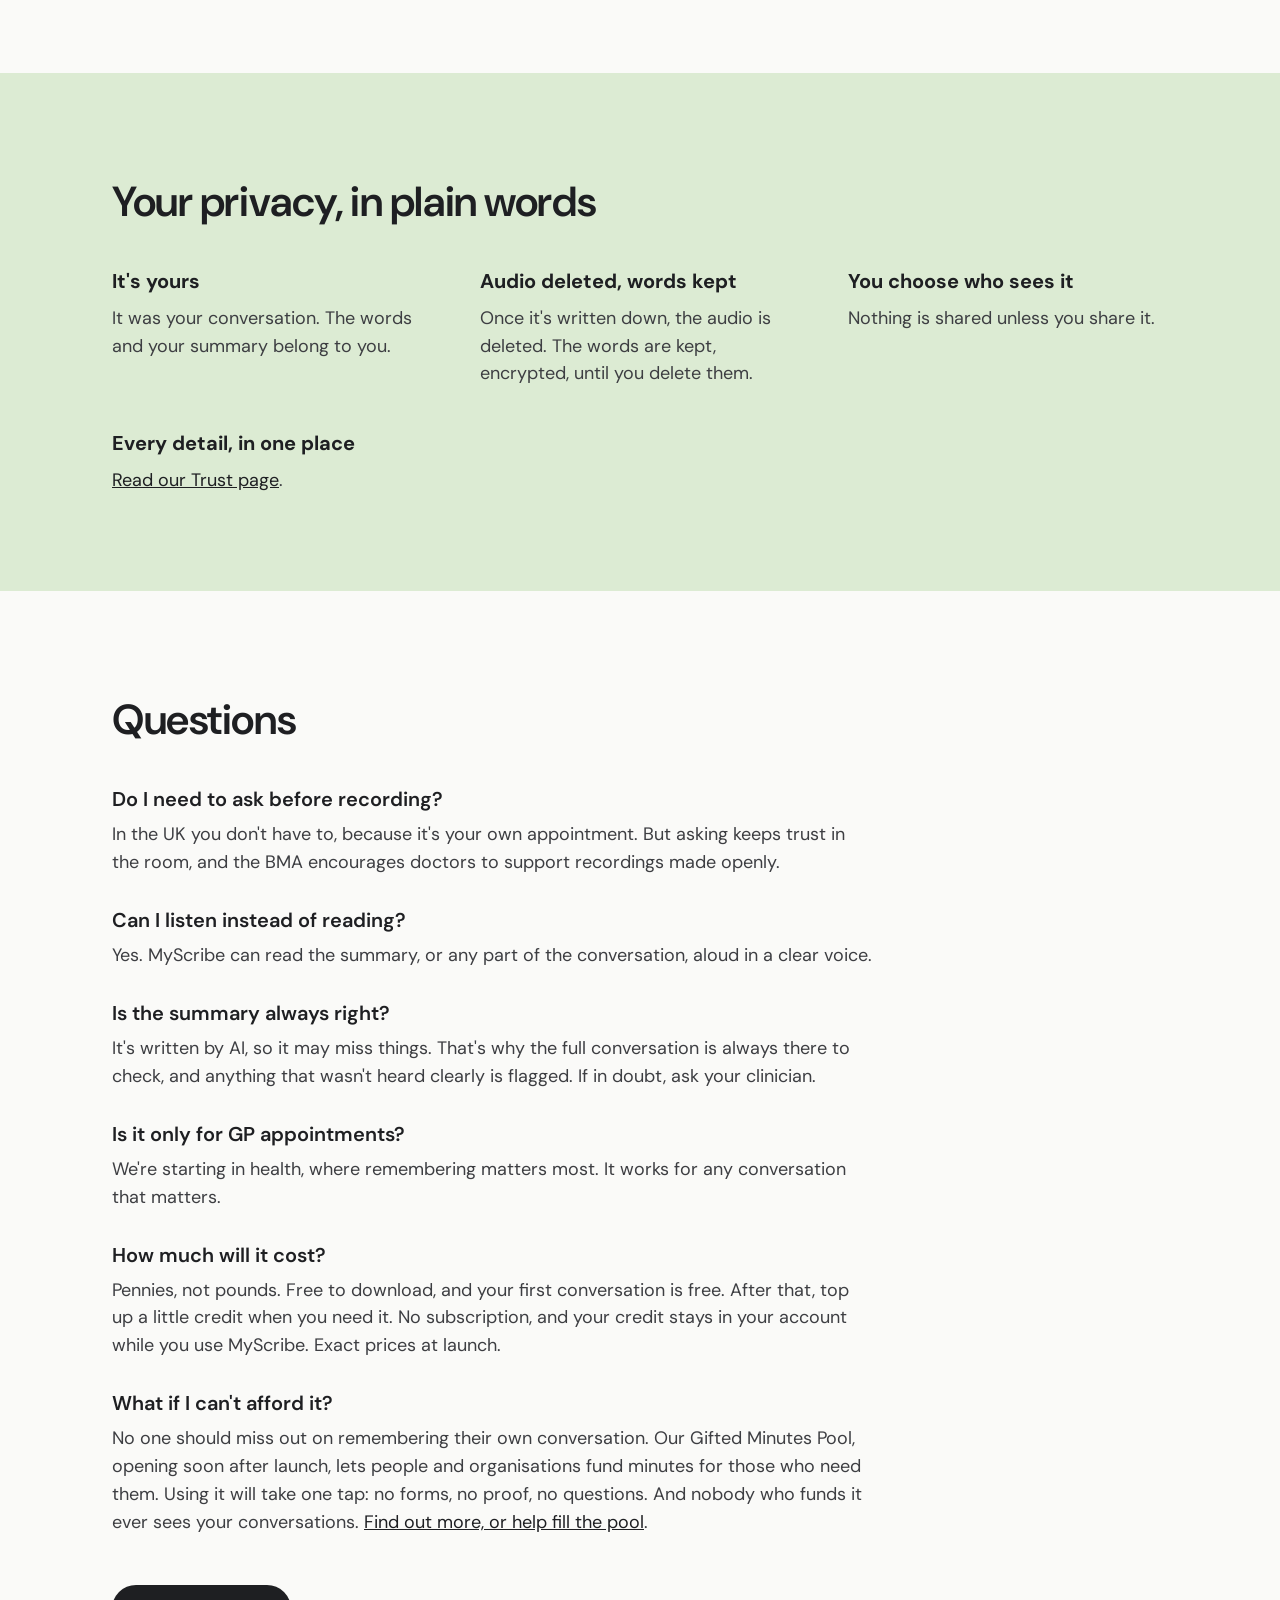
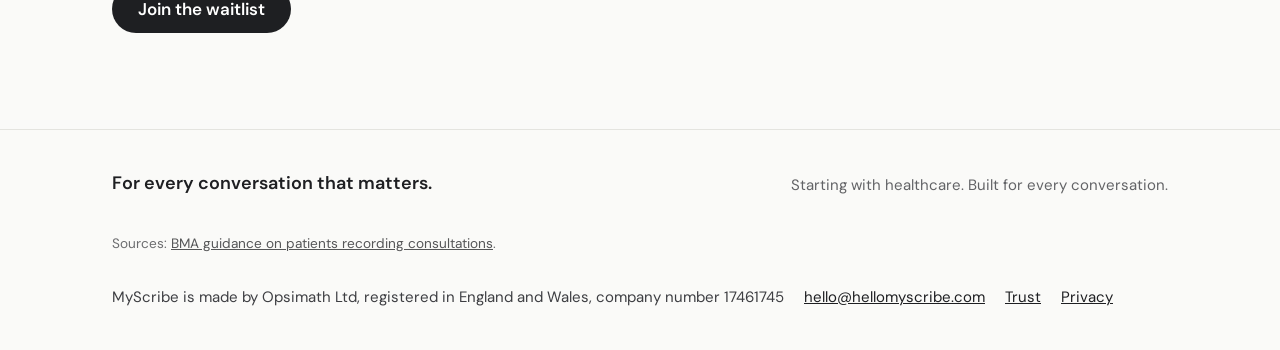
<file: how-it-works.html>
<!doctype html>
<html lang="en-GB">
<head>
<meta charset="utf-8">
<meta name="viewport" content="width=device-width, initial-scale=1">
<title>How it works | MyScribe</title>
<meta name="description" content="Scribe it. Go back to it. How MyScribe works, and how it looks after your privacy.">
<meta property="og:title" content="How it works | MyScribe">
<meta property="og:description" content="Scribe it. Go back to it. How MyScribe works, and how it looks after your privacy.">
<meta property="og:type" content="website">
<meta name="theme-color" content="#0B6E69">
<link rel="icon" href="/favicon.svg" type="image/svg+xml">
<link rel="preconnect" href="https://fonts.googleapis.com">
<link rel="preconnect" href="https://fonts.gstatic.com" crossorigin>
<link rel="stylesheet" href="https://fonts.googleapis.com/css2?family=DM+Sans:ital,opsz,wght@0,9..40,400..800;1,9..40,400..800&display=swap">
<link rel="stylesheet" href="/styles.css">
<!-- Privacy-friendly analytics by Plausible -->
<script async src="https://plausible.io/js/pa-2xMqHdNtrrsRjwaFG2nD4.js"></script>
<script>
  window.plausible=window.plausible||function(){(plausible.q=plausible.q||[]).push(arguments)},plausible.init=plausible.init||function(i){plausible.o=i||{}};
  plausible.init()
</script>
<style>
  .two-things{display:flex;flex-wrap:wrap;gap:12px;margin-top:14px}
  .thing{flex:1 1 220px;padding:16px 18px;border-radius:14px;background:rgba(11,110,105,.06);border:1px solid rgba(11,110,105,.18)}
  .thing h3{margin:0 0 6px;font-size:1rem}
  .thing p{margin:0}
  .thing .sample{margin-top:10px;font-size:.92rem;font-style:italic;opacity:.85}
  .thing .sample u{text-decoration-color:#0B6E69;text-underline-offset:3px}
</style>
</head>
<body>
<a class="skip" href="#main">Skip to content</a>
<header class="site-header">
<div class="wrap">
<a class="logo" href="/"><svg class="logo-mark" viewBox="8 12 50 33" fill="none" aria-hidden="true" focusable="false"><defs><mask id="lm-cut" maskUnits="userSpaceOnUse" x="0" y="0" width="64" height="64"><rect width="64" height="64" fill="#fff"/><g transform="translate(32.5 40) rotate(-45) scale(1.75)"><path d="M2.6 0H8.4" stroke="#000" stroke-width="1.1" stroke-linecap="round"/><circle cx="9.4" cy="0" r="1.05" fill="#000"/></g></mask></defs><path class="lm-line lm-l1" pathLength="1" d="M13 23H36" stroke="currentColor" stroke-width="6.4" stroke-linecap="round"/><path class="lm-line lm-l2" pathLength="1" d="M13 40H29" stroke="currentColor" stroke-width="6.4" stroke-linecap="round"/><g class="lm-nib" mask="url(#lm-cut)"><path transform="translate(32.5 40) rotate(-45) scale(1.75)" d="M0 0L13-4.3Q17 0 13 4.3Z" fill="currentColor"/></g></svg>MyScribe</a>
<nav class="nav" aria-label="Main">
<a href="/how-it-works" aria-current="page">How it works</a>
<a href="/organisations">For organisations</a>
<a href="/about">About</a>
<a class="btn btn-primary" href="/#waitlist">Join the waitlist</a>
</nav>
</div>
</header>
<main id="main">
<div class="wrap page-intro">
<h1 class="h1" style="max-width:18ch">Scribe it. Go back to it.</h1>
<p class="lead">That's all MyScribe does. It writes down the words and tells the story of what happened, in plain language. It doesn't diagnose, and it doesn't give advice.</p>
</div>

<div class="wrap" style="padding-bottom:96px">
<div class="rows">
<div class="row"><h2>1. Ask, then record</h2><p class="soft">MyScribe opens on the question: “Do you mind if I record this? Just to help me remember.” Once they agree, tap once. Then put your phone down. MyScribe does the remembering, so you can be present in the conversation.</p></div>
<div class="row"><h2>2. Scribe it</h2><p class="soft">You get two things, saved in My conversations:</p>
<div class="two-things">
<div class="thing"><h3>The summary</h3><p class="soft">The story of your appointment in plain words. Tap any underlined line to see what was actually said.</p><p class="sample">The doctor said <u>your blood test came back normal</u>.</p></div>
<div class="thing"><h3>The full conversation</h3><p class="soft">Every word, written down, so you can check the finer details.</p><p class="sample">Speaker 2: “Your results came back normal, nothing to worry about.”</p></div>
</div>
</div>
<div class="row"><h2>3. Go back to it</h2><p class="soft">Come back to it whenever you need to.</p>
<div class="two-things">
<div class="thing"><h3>Ask Your Conversation</h3><p class="soft">Not sure what you heard? Ask. MyScribe shows you the exact words that were said, including medicine names and doses, which the summary leaves out.</p><p class="sample">“Was it one tablet or two?”</p></div>
<div class="thing"><h3>Share</h3><p class="soft">Send the summary to a partner, a carer or family. They don't need the app to read it.</p></div>
</div>
</div>
</div>
</div>

<section class="section section-tint">
<div class="wrap">
<h2 class="h2">Your privacy, in plain words</h2>
<div class="grid">
<div class="feature"><h3>It's yours</h3><p class="soft">It was your conversation. The words and your summary belong to you.</p></div>
<div class="feature"><h3>Audio deleted, words kept</h3><p class="soft">Once it's written down, the audio is deleted. The words are kept, encrypted, until you delete them.</p></div>
<div class="feature"><h3>You choose who sees it</h3><p class="soft">Nothing is shared unless you share it.</p></div>
<div class="feature"><h3>Every detail, in one place</h3><p class="soft"><a href="/trust">Read our Trust page</a>.</p></div>
</div>
</div>
</section>

<section class="section">
<div class="wrap">
<h2 class="h2">Questions</h2>
<div class="faq">
<div><h3>Do I need to ask before recording?</h3><p class="soft">In the UK you don't have to, because it's your own appointment. But asking keeps trust in the room, and the BMA encourages doctors to support recordings made openly.</p></div>
<div><h3>Can I listen instead of reading?</h3><p class="soft">Yes. MyScribe can read the summary, or any part of the conversation, aloud in a clear voice.</p></div>
<div><h3>Is the summary always right?</h3><p class="soft">It's written by AI, so it may miss things. That's why the full conversation is always there to check, and anything that wasn't heard clearly is flagged. If in doubt, ask your clinician.</p></div>
<div><h3>Is it only for GP appointments?</h3><p class="soft">We're starting in health, where remembering matters most. It works for any conversation that matters.</p></div>
<div><h3>How much will it cost?</h3><p class="soft">Pennies, not pounds. Free to download, and your first conversation is free. After that, top up a little credit when you need it. No subscription, and your credit stays in your account while you use MyScribe. Exact prices at launch.</p></div>
<div><h3>What if I can't afford it?</h3><p class="soft">No one should miss out on remembering their own conversation. Our Gifted Minutes Pool, opening soon after launch, lets people and organisations fund minutes for those who need them. Using it will take one tap: no forms, no proof, no questions. And nobody who funds it ever sees your conversations. <a href="/organisations#gifted-minutes">Find out more, or help fill the pool</a>.</p></div>
</div>
<div class="actions" style="margin-top:48px"><a class="btn btn-primary" href="/#waitlist">Join the waitlist</a></div>
</div>
</section>
</main>
<footer class="site-footer">
<div class="wrap">
<p class="footer-tag">For every conversation that matters.</p>
<p class="footer-next">Starting with healthcare. Built for every conversation.</p>
<p class="footer-sources" style="font-size:.85rem;opacity:.75;margin:.25rem 0 1rem;max-width:70ch">Sources: <a href="https://www.bma.org.uk/advice-and-support/ethics/confidentiality-and-health-records/patients-recording-consultations">BMA guidance on patients recording consultations</a>.</p>
<div class="footer-links">
<span>MyScribe is made by Opsimath Ltd, registered in England and Wales, company number 17461745</span>
<a href="mailto:hello@hellomyscribe.com">hello@hellomyscribe.com</a>
<a href="/trust">Trust</a>
<a href="/privacy">Privacy</a>
</div>
</div>
</footer>
<script src="/site.js" defer></script>
</body>
</html>
</file>
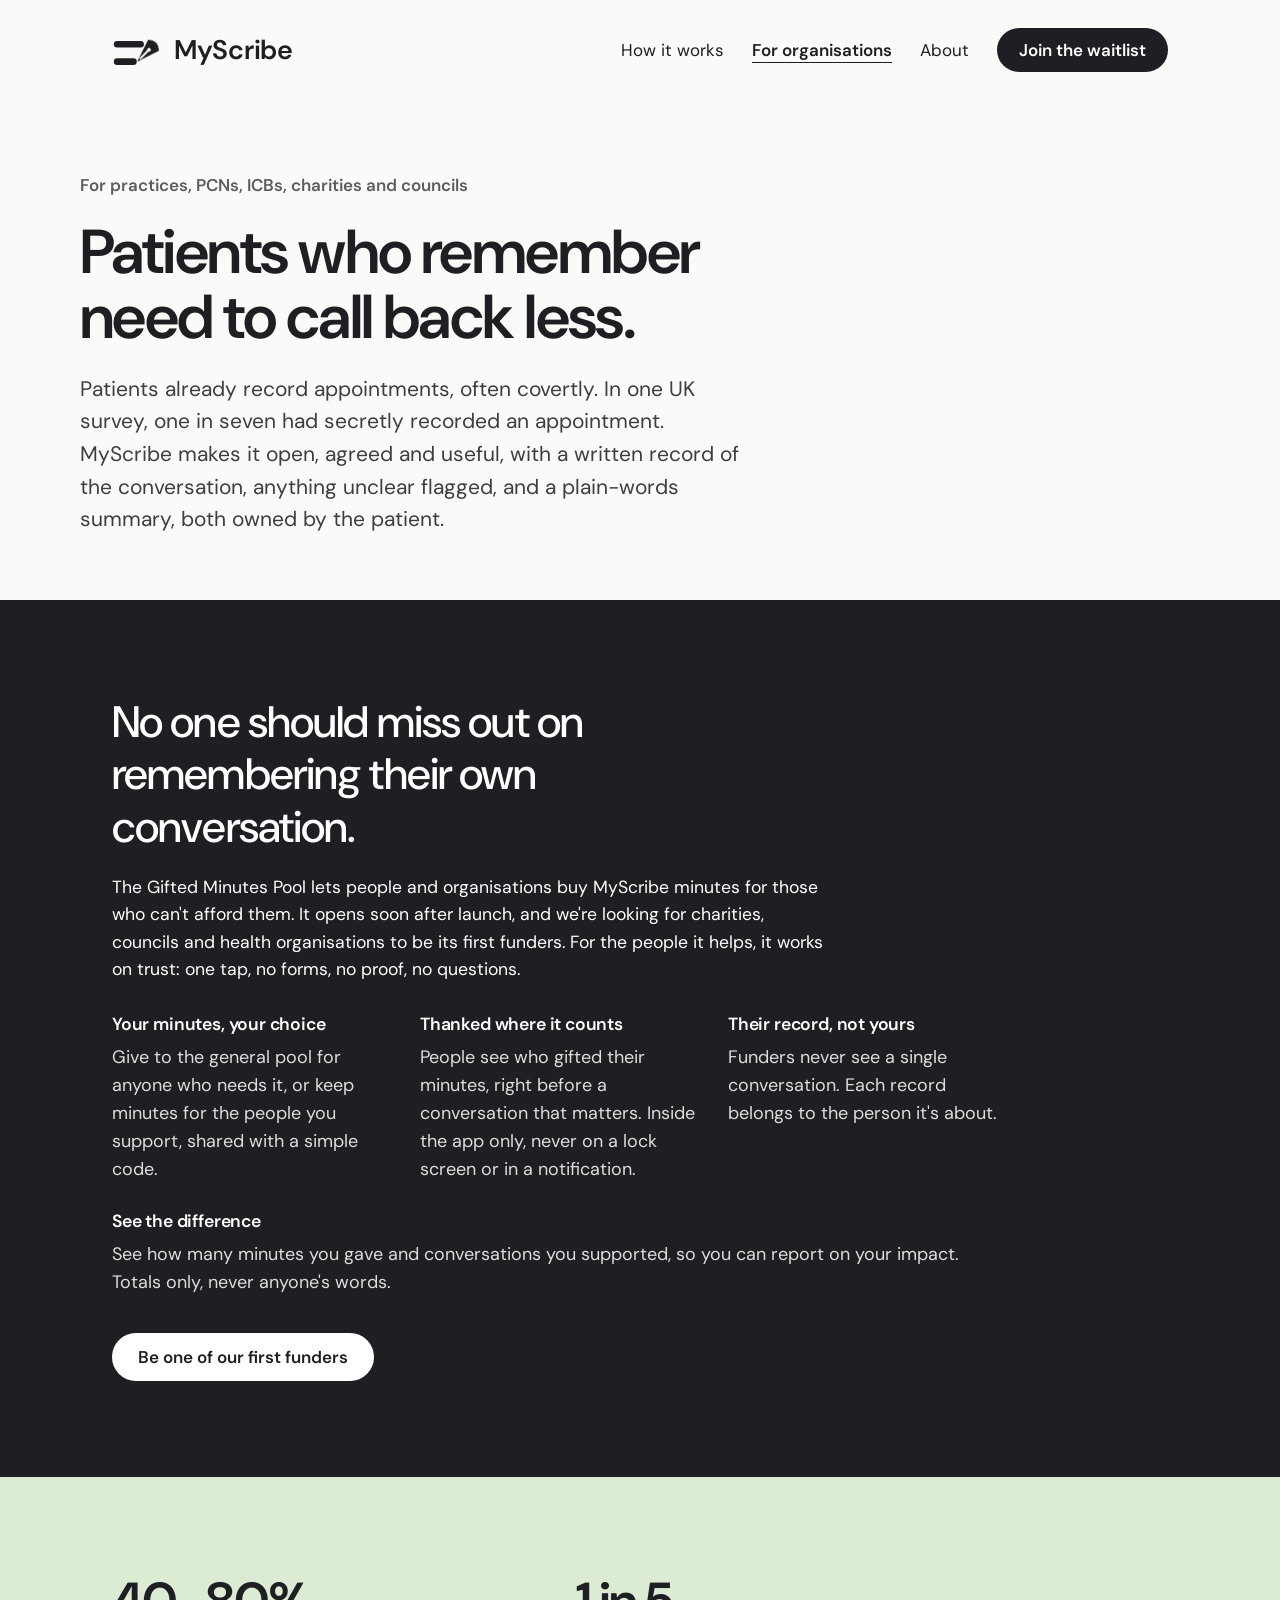
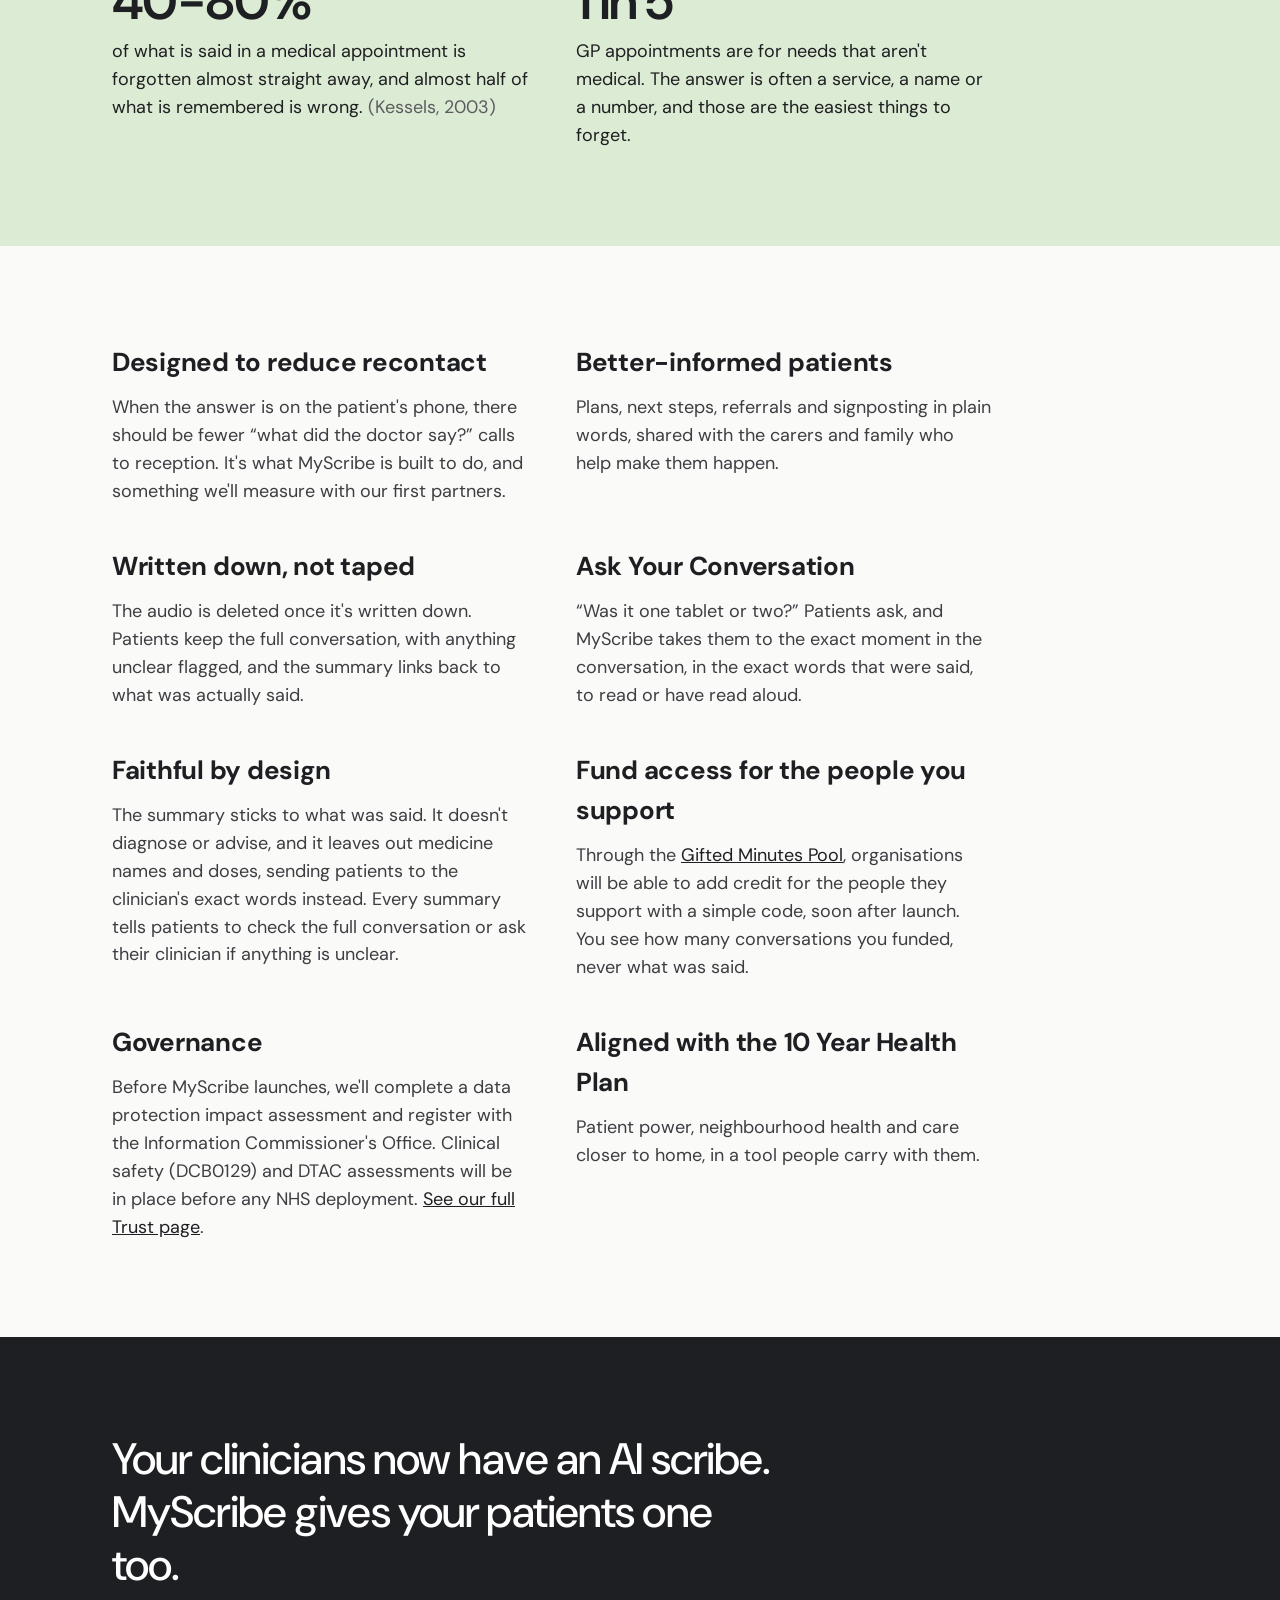
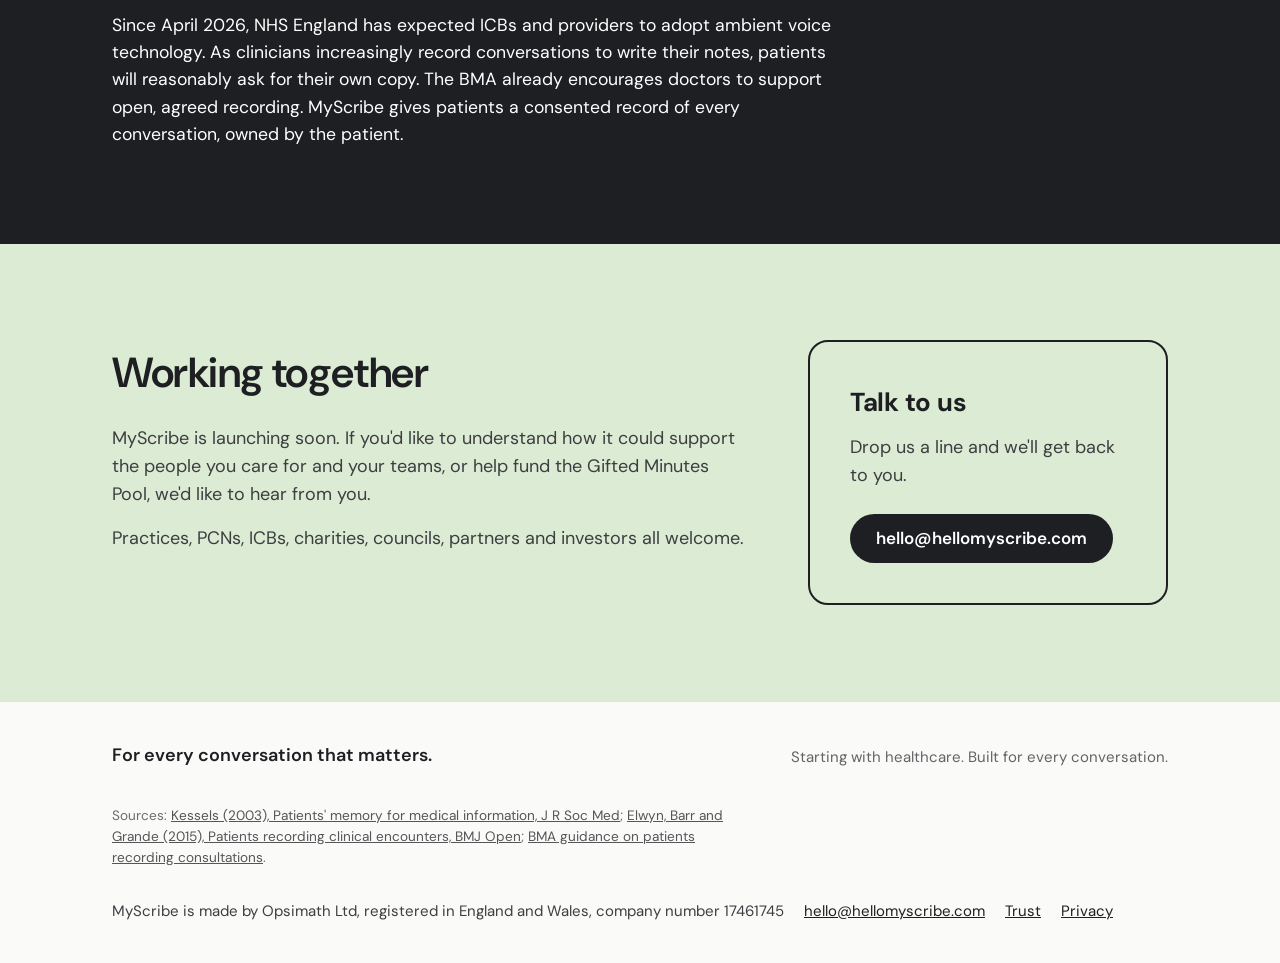
<file: organisations.html>
<!doctype html>
<html lang="en-GB">
<head>
<meta charset="utf-8">
<meta name="viewport" content="width=device-width, initial-scale=1">
<title>For organisations | MyScribe</title>
<meta name="description" content="How MyScribe could help GP practices, PCNs, ICBs, charities and councils: people who remember more, fewer calls to ask what was said, and a Gifted Minutes Pool so no one misses out.">
<meta property="og:title" content="For organisations | MyScribe">
<meta property="og:description" content="How MyScribe could help GP practices, PCNs, ICBs, charities and councils: people who remember more, fewer calls to ask what was said, and a Gifted Minutes Pool so no one misses out.">
<meta property="og:type" content="website">
<meta name="theme-color" content="#0B6E69">
<link rel="icon" href="/favicon.svg" type="image/svg+xml">
<link rel="preconnect" href="https://fonts.googleapis.com">
<link rel="preconnect" href="https://fonts.gstatic.com" crossorigin>
<link rel="stylesheet" href="https://fonts.googleapis.com/css2?family=DM+Sans:ital,opsz,wght@0,9..40,400..800;1,9..40,400..800&display=swap">
<link rel="stylesheet" href="/styles.css">
<!-- Privacy-friendly analytics by Plausible -->
<script async src="https://plausible.io/js/pa-2xMqHdNtrrsRjwaFG2nD4.js"></script>
<script>
  window.plausible=window.plausible||function(){(plausible.q=plausible.q||[]).push(arguments)},plausible.init=plausible.init||function(i){plausible.o=i||{}};
  plausible.init()
</script>
<style>
  #gifted-minutes{scroll-margin-top:24px}
  .gm-points{display:flex;flex-wrap:wrap;gap:24px;margin-top:28px;max-width:900px}
  .gm-points div{flex:1 1 240px}
  .gm-points h3{margin:0 0 6px;font-size:1.1rem}
  .gm-points p{margin:0;opacity:.85}
</style>
</head>
<body>
<a class="skip" href="#main">Skip to content</a>
<header class="site-header">
<div class="wrap">
<a class="logo" href="/"><svg class="logo-mark" viewBox="8 12 50 33" fill="none" aria-hidden="true" focusable="false"><defs><mask id="lm-cut" maskUnits="userSpaceOnUse" x="0" y="0" width="64" height="64"><rect width="64" height="64" fill="#fff"/><g transform="translate(32.5 40) rotate(-45) scale(1.75)"><path d="M2.6 0H8.4" stroke="#000" stroke-width="1.1" stroke-linecap="round"/><circle cx="9.4" cy="0" r="1.05" fill="#000"/></g></mask></defs><path class="lm-line lm-l1" pathLength="1" d="M13 23H36" stroke="currentColor" stroke-width="6.4" stroke-linecap="round"/><path class="lm-line lm-l2" pathLength="1" d="M13 40H29" stroke="currentColor" stroke-width="6.4" stroke-linecap="round"/><g class="lm-nib" mask="url(#lm-cut)"><path transform="translate(32.5 40) rotate(-45) scale(1.75)" d="M0 0L13-4.3Q17 0 13 4.3Z" fill="currentColor"/></g></svg>MyScribe</a>
<nav class="nav" aria-label="Main">
<a href="/how-it-works">How it works</a>
<a href="/organisations" aria-current="page">For organisations</a>
<a href="/about">About</a>
<a class="btn btn-primary" href="/#waitlist">Join the waitlist</a>
</nav>
</div>
</header>
<main id="main">
<div class="wrap page-intro">
<p class="eyebrow">For practices, PCNs, ICBs, charities and councils</p>
<h1 class="h1" style="max-width:20ch">Patients who remember need to call back less.</h1>
<p class="lead" style="max-width:48ch">Patients already record appointments, often covertly. In one UK survey, one in seven had secretly recorded an appointment. MyScribe makes it open, agreed and useful, with a written record of the conversation, anything unclear flagged, and a plain-words summary, both owned by the patient.</p>
</div>

<section class="section section-dark" id="gifted-minutes" aria-labelledby="gm-title">
<div class="wrap">
<p class="statement" id="gm-title">No one should miss out on remembering their own conversation.</p>
<p style="max-width:60ch;margin-top:20px;font-size:1.1rem">The Gifted Minutes Pool lets people and organisations buy MyScribe minutes for those who can't afford them. It opens soon after launch, and we're looking for charities, councils and health organisations to be its first funders. For the people it helps, it works on trust: one tap, no forms, no proof, no questions.</p>
<div class="gm-points">
<div><h3>Your minutes, your choice</h3><p>Give to the general pool for anyone who needs it, or keep minutes for the people you support, shared with a simple code.</p></div>
<div><h3>Thanked where it counts</h3><p>People see who gifted their minutes, right before a conversation that matters. Inside the app only, never on a lock screen or in a notification.</p></div>
<div><h3>Their record, not yours</h3><p>Funders never see a single conversation. Each record belongs to the person it's about.</p></div>
<div><h3>See the difference</h3><p>See how many minutes you gave and conversations you supported, so you can report on your impact. Totals only, never anyone's words.</p></div>
</div>
<div class="actions" style="margin-top:36px"><a class="btn btn-primary" href="mailto:hello@hellomyscribe.com?subject=Gifted%20Minutes%20Pool">Be one of our first funders</a></div>
</div>
</section>

<section class="section section-tint" aria-label="Why it matters">
<div class="wrap grid grid-2">
<div><p class="stat-num">40-80%</p><p>of what is said in a medical appointment is forgotten almost straight away, and almost half of what is remembered is wrong. <span class="cite">(Kessels, 2003)</span></p></div>
<div><p class="stat-num">1 in 5</p><p>GP appointments are for needs that aren't medical. The answer is often a service, a name or a number, and those are the easiest things to forget.</p></div>
</div>
</section>

<section class="section">
<div class="wrap grid grid-2">
<div class="feature-lg"><h2>Designed to reduce recontact</h2><p class="soft">When the answer is on the patient's phone, there should be fewer “what did the doctor say?” calls to reception. It's what MyScribe is built to do, and something we'll measure with our first partners.</p></div>
<div class="feature-lg"><h2>Better-informed patients</h2><p class="soft">Plans, next steps, referrals and signposting in plain words, shared with the carers and family who help make them happen.</p></div>
<div class="feature-lg"><h2>Written down, not taped</h2><p class="soft">The audio is deleted once it's written down. Patients keep the full conversation, with anything unclear flagged, and the summary links back to what was actually said.</p></div>
<div class="feature-lg"><h2>Ask Your Conversation</h2><p class="soft">“Was it one tablet or two?” Patients ask, and MyScribe takes them to the exact moment in the conversation, in the exact words that were said, to read or have read aloud.</p></div>
<div class="feature-lg"><h2>Faithful by design</h2><p class="soft">The summary sticks to what was said. It doesn't diagnose or advise, and it leaves out medicine names and doses, sending patients to the clinician's exact words instead. Every summary tells patients to check the full conversation or ask their clinician if anything is unclear.</p></div>
<div class="feature-lg"><h2>Fund access for the people you support</h2><p class="soft">Through the <a href="#gifted-minutes">Gifted Minutes Pool</a>, organisations will be able to add credit for the people they support with a simple code, soon after launch. You see how many conversations you funded, never what was said.</p></div>
<div class="feature-lg"><h2>Governance</h2><p class="soft">Before MyScribe launches, we'll complete a data protection impact assessment and register with the Information Commissioner's Office. Clinical safety (DCB0129) and DTAC assessments will be in place before any NHS deployment. <a href="/trust">See our full Trust page</a>.</p></div>
<div class="feature-lg"><h2>Aligned with the 10 Year Health Plan</h2><p class="soft">Patient power, neighbourhood health and care closer to home, in a tool people carry with them.</p></div>
</div>
</section>

<section class="section section-dark" aria-label="Why now">
<div class="wrap">
<p class="statement">Your clinicians now have an AI scribe. MyScribe gives your patients one too.</p>
<p style="max-width:60ch;margin-top:20px;font-size:1.1rem">Since April 2026, NHS England has expected ICBs and providers to adopt ambient voice technology. As clinicians increasingly record conversations to write their notes, patients will reasonably ask for their own copy. The BMA already encourages doctors to support open, agreed recording. MyScribe gives patients a consented record of every conversation, owned by the patient.</p>
</div>
</section>

<section class="section section-tint">
<div class="wrap split">
<div>
<h2 class="h2" style="margin-bottom:20px">Working together</h2>
<p class="soft" style="margin-bottom:16px">MyScribe is launching soon. If you'd like to understand how it could support the people you care for and your teams, or help fund the Gifted Minutes Pool, we'd like to hear from you.</p>
<p class="soft">Practices, PCNs, ICBs, charities, councils, partners and investors all welcome.</p>
</div>
<div class="panel panel-line side">
<h2 style="font-size:26px;font-weight:700">Talk to us</h2>
<p class="soft">Drop us a line and we'll get back to you.</p>
<a class="btn btn-primary" href="mailto:hello@hellomyscribe.com">hello@hellomyscribe.com</a>
</div>
</div>
</section>
</main>
<footer class="site-footer">
<div class="wrap">
<p class="footer-tag">For every conversation that matters.</p>
<p class="footer-next">Starting with healthcare. Built for every conversation.</p>
<p class="footer-sources" style="font-size:.85rem;opacity:.75;margin:.25rem 0 1rem;max-width:70ch">Sources: <a href="https://pmc.ncbi.nlm.nih.gov/articles/PMC539473/">Kessels (2003), Patients' memory for medical information, J R Soc Med</a>; <a href="https://bmjopen.bmj.com/content/5/8/e008566">Elwyn, Barr and Grande (2015), Patients recording clinical encounters, BMJ Open</a>; <a href="https://www.bma.org.uk/advice-and-support/ethics/confidentiality-and-health-records/patients-recording-consultations">BMA guidance on patients recording consultations</a>.</p>
<div class="footer-links">
<span>MyScribe is made by Opsimath Ltd, registered in England and Wales, company number 17461745</span>
<a href="mailto:hello@hellomyscribe.com">hello@hellomyscribe.com</a>
<a href="/trust">Trust</a>
<a href="/privacy">Privacy</a>
</div>
</div>
</footer>
<script src="/site.js" defer></script>
</body>
</html>
</file>
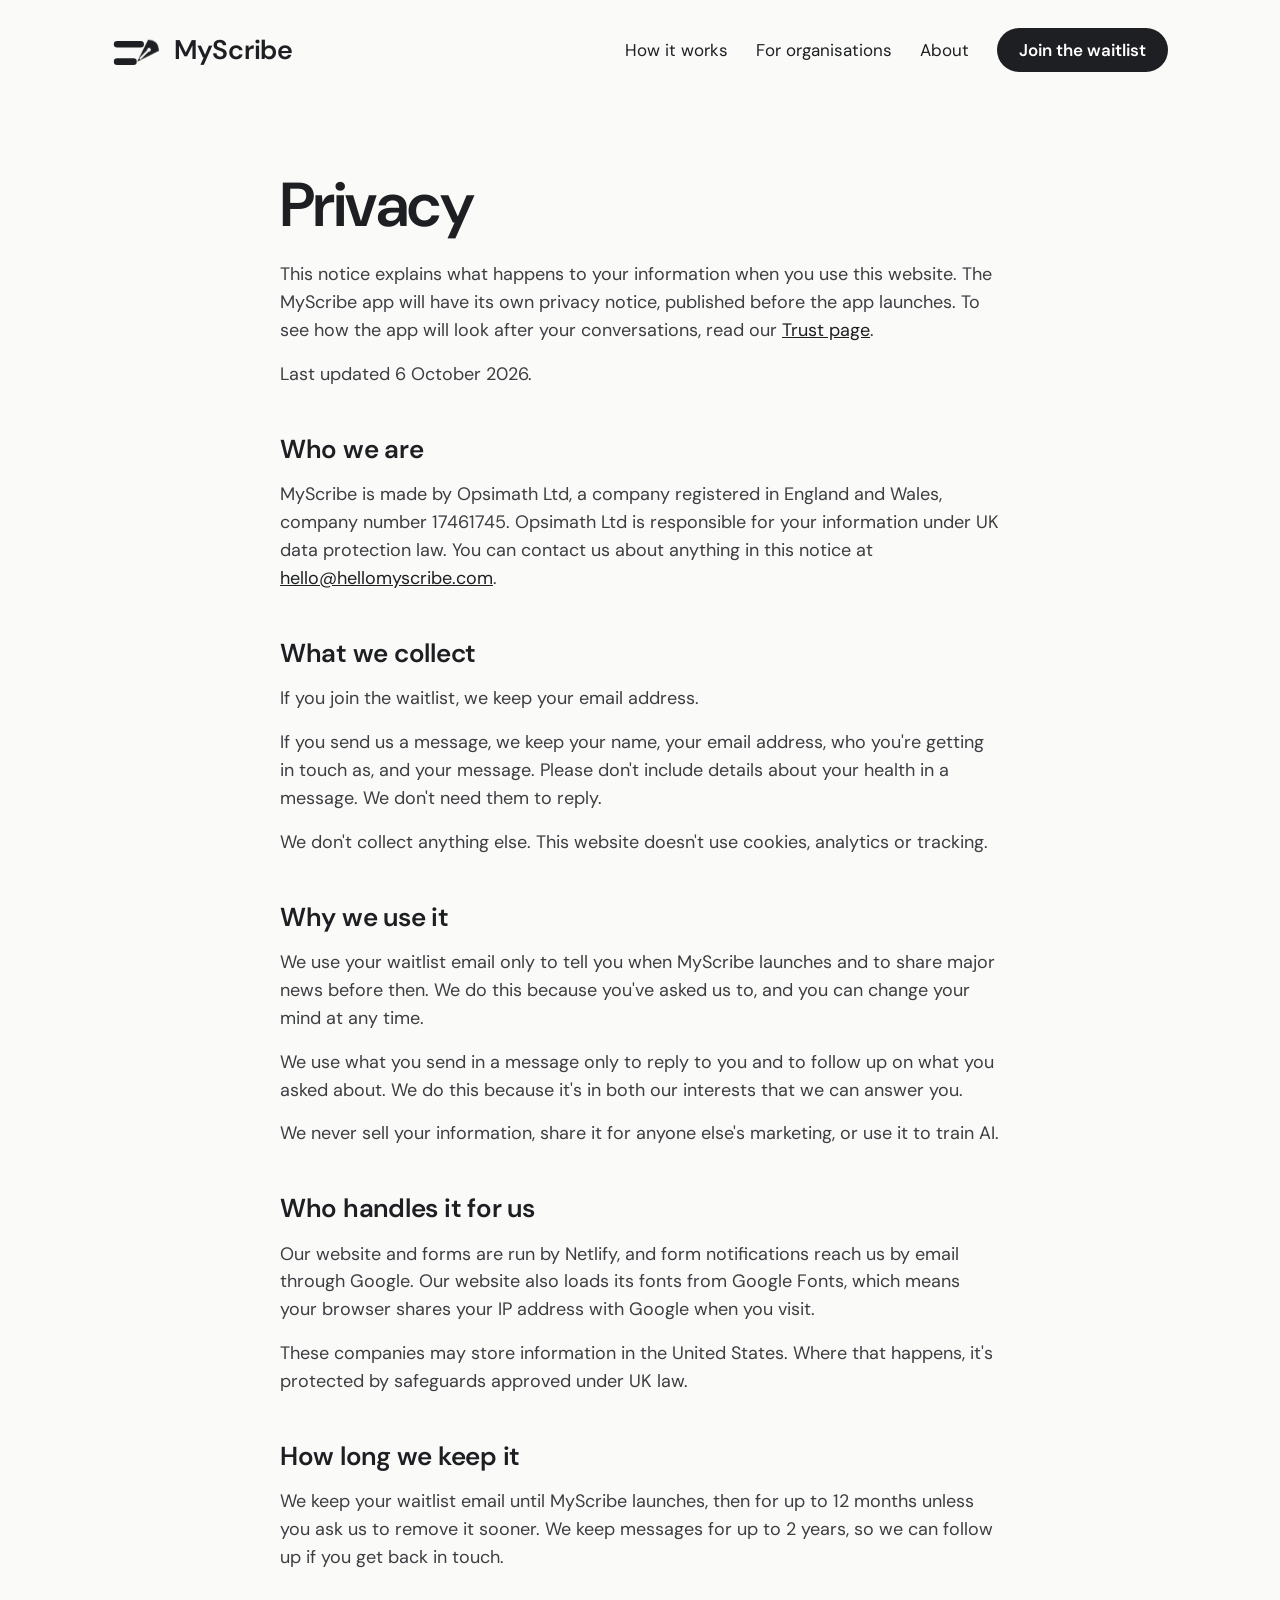
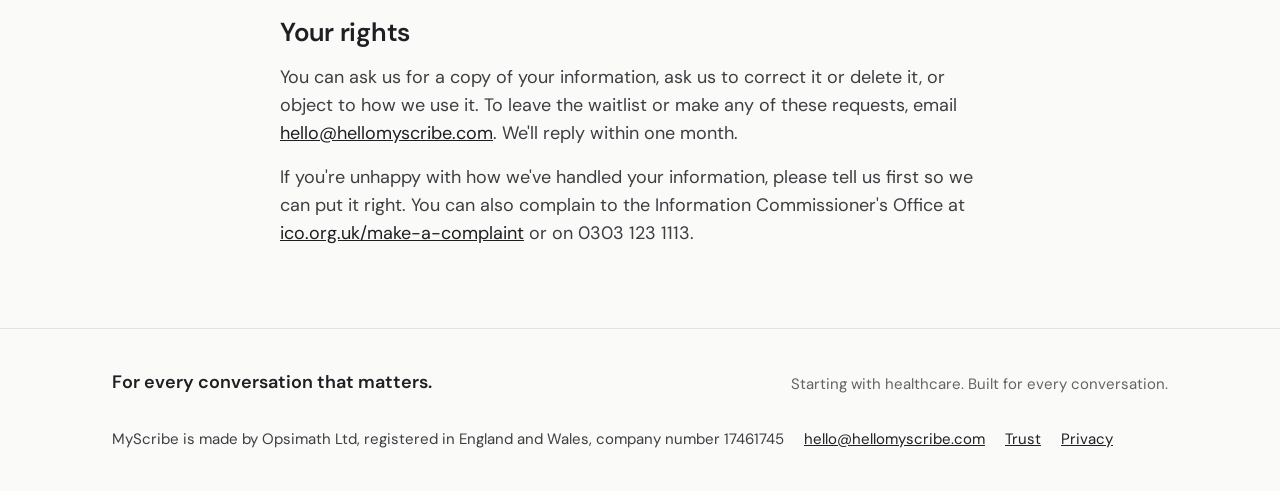
<file: privacy.html>
<!doctype html>
<html lang="en-GB">
<head>
<meta charset="utf-8">
<meta name="viewport" content="width=device-width, initial-scale=1">
<title>Privacy | MyScribe</title>
<meta name="description" content="How MyScribe and Opsimath Ltd handle your information.">
<meta property="og:title" content="Privacy | MyScribe">
<meta property="og:description" content="How MyScribe and Opsimath Ltd handle your information.">
<meta property="og:type" content="website">
<meta name="theme-color" content="#0B6E69">
<link rel="icon" href="/favicon.svg" type="image/svg+xml">
<link rel="preconnect" href="https://fonts.googleapis.com">
<link rel="preconnect" href="https://fonts.gstatic.com" crossorigin>
<link rel="stylesheet" href="https://fonts.googleapis.com/css2?family=DM+Sans:ital,opsz,wght@0,9..40,400..800;1,9..40,400..800&display=swap">
<link rel="stylesheet" href="/styles.css">
<style>
.footer-next { margin: .25rem 0 1rem; opacity: .8; }
</style>
</head>
<body>
<a class="skip" href="#main">Skip to content</a>
<header class="site-header">
<div class="wrap">
<a class="logo" href="/"><svg class="logo-mark" viewBox="8 12 50 33" fill="none" aria-hidden="true" focusable="false"><defs><mask id="lm-cut" maskUnits="userSpaceOnUse" x="0" y="0" width="64" height="64"><rect width="64" height="64" fill="#fff"/><g transform="translate(32.5 40) rotate(-45) scale(1.75)"><path d="M2.6 0H8.4" stroke="#000" stroke-width="1.1" stroke-linecap="round"/><circle cx="9.4" cy="0" r="1.05" fill="#000"/></g></mask></defs><path class="lm-line lm-l1" pathLength="1" d="M13 23H36" stroke="currentColor" stroke-width="6.4" stroke-linecap="round"/><path class="lm-line lm-l2" pathLength="1" d="M13 40H29" stroke="currentColor" stroke-width="6.4" stroke-linecap="round"/><g class="lm-nib" mask="url(#lm-cut)"><path transform="translate(32.5 40) rotate(-45) scale(1.75)" d="M0 0L13-4.3Q17 0 13 4.3Z" fill="currentColor"/></g></svg>MyScribe</a>
<nav class="nav" aria-label="Main">
<a href="/how-it-works">How it works</a>
<a href="/organisations">For organisations</a>
<a href="/about">About</a>
<a class="btn btn-primary" href="/#waitlist">Join the waitlist</a>
</nav>
</div>
</header>
<main id="main">
<div class="wrap page-intro prose">
<h1 class="h1">Privacy</h1>
<p>This notice explains what happens to your information when you use this website. The MyScribe app will have its own privacy notice, published before the app launches. To see how the app will look after your conversations, read our <a href="/trust">Trust page</a>.</p>
<p>Last updated 6 October 2026.</p>

<h2>Who we are</h2>
<p>MyScribe is made by Opsimath Ltd, a company registered in England and Wales, company number 17461745. Opsimath Ltd is responsible for your information under UK data protection law. You can contact us about anything in this notice at <a href="mailto:hello@hellomyscribe.com">hello@hellomyscribe.com</a>.</p>

<h2>What we collect</h2>
<p>If you join the waitlist, we keep your email address.</p>
<p>If you send us a message, we keep your name, your email address, who you're getting in touch as, and your message. Please don't include details about your health in a message. We don't need them to reply.</p>
<p>We don't collect anything else. This website doesn't use cookies, analytics or tracking.</p>

<h2>Why we use it</h2>
<p>We use your waitlist email only to tell you when MyScribe launches and to share major news before then. We do this because you've asked us to, and you can change your mind at any time.</p>
<p>We use what you send in a message only to reply to you and to follow up on what you asked about. We do this because it's in both our interests that we can answer you.</p>
<p>We never sell your information, share it for anyone else's marketing, or use it to train AI.</p>

<h2>Who handles it for us</h2>
<p>Our website and forms are run by Netlify, and form notifications reach us by email through Google. Our website also loads its fonts from Google Fonts, which means your browser shares your IP address with Google when you visit.</p>
<p>These companies may store information in the United States. Where that happens, it's protected by safeguards approved under UK law.</p>

<h2>How long we keep it</h2>
<p>We keep your waitlist email until MyScribe launches, then for up to 12 months unless you ask us to remove it sooner. We keep messages for up to 2 years, so we can follow up if you get back in touch.</p>

<h2>Your rights</h2>
<p>You can ask us for a copy of your information, ask us to correct it or delete it, or object to how we use it. To leave the waitlist or make any of these requests, email <a href="mailto:hello@hellomyscribe.com">hello@hellomyscribe.com</a>. We'll reply within one month.</p>
<p>If you're unhappy with how we've handled your information, please tell us first so we can put it right. You can also complain to the Information Commissioner's Office at <a href="https://ico.org.uk/make-a-complaint/">ico.org.uk/make-a-complaint</a> or on 0303 123 1113.</p>
</div>
</main>
<footer class="site-footer">
<div class="wrap">
<p class="footer-tag">For every conversation that matters.</p>
<p class="footer-next">Starting with healthcare. Built for every conversation.</p>
<div class="footer-links">
<span>MyScribe is made by Opsimath Ltd, registered in England and Wales, company number 17461745</span>
<a href="mailto:hello@hellomyscribe.com">hello@hellomyscribe.com</a>
<a href="/trust">Trust</a>
<a href="/privacy">Privacy</a>
</div>
</div>
</footer>
<script src="/site.js" defer></script>
</body>
</html>
</file>
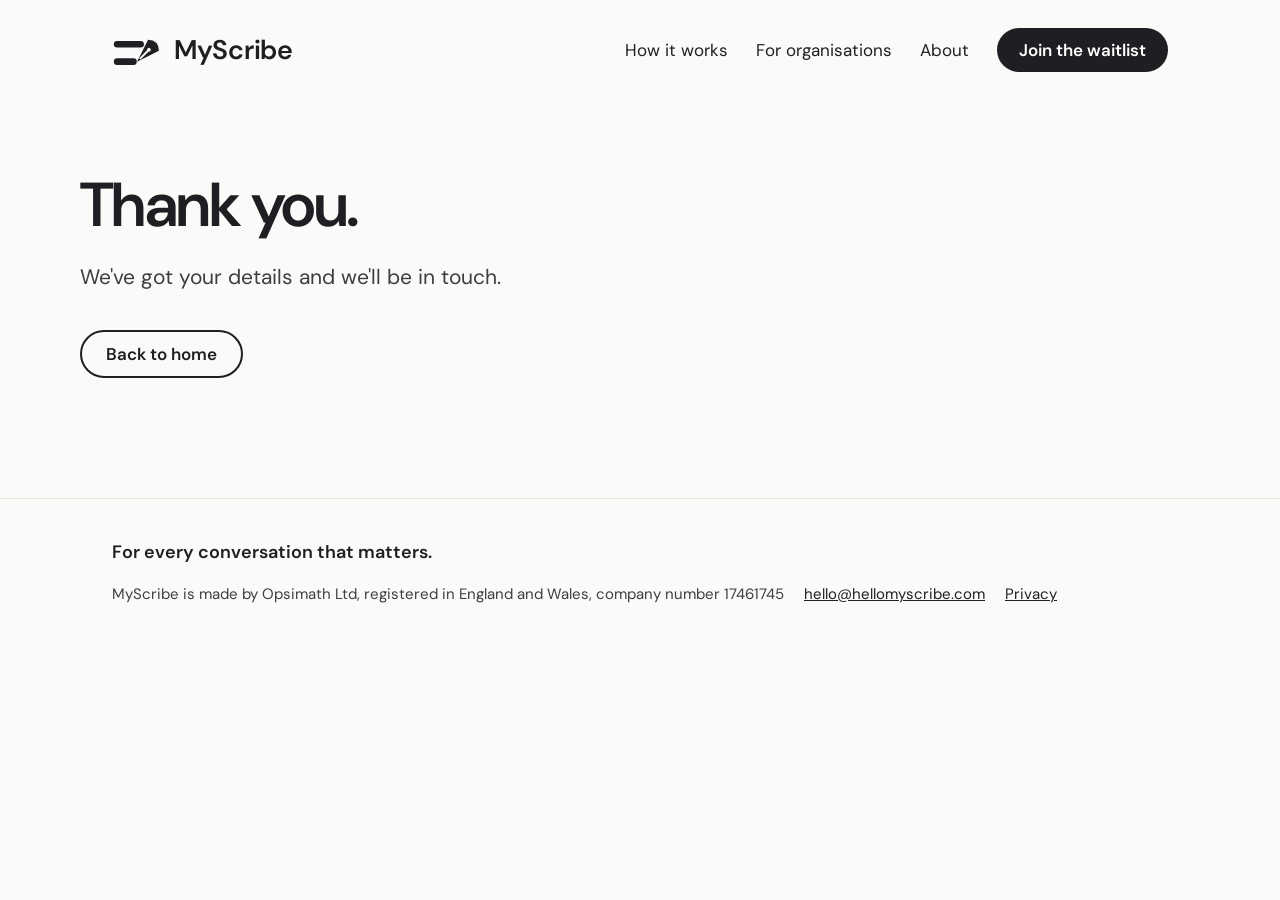
<file: thank-you.html>
<!doctype html>
<html lang="en-GB">
<head>
<meta charset="utf-8">
<meta name="viewport" content="width=device-width, initial-scale=1">
<title>Thank you | MyScribe</title>
<meta name="description" content="Thanks for getting in touch with MyScribe.">
<meta property="og:title" content="Thank you | MyScribe">
<meta property="og:description" content="Thanks for getting in touch with MyScribe.">
<meta property="og:type" content="website">
<meta name="theme-color" content="#0B6E69">
<link rel="icon" href="/favicon.svg" type="image/svg+xml">
<link rel="preconnect" href="https://fonts.googleapis.com">
<link rel="preconnect" href="https://fonts.gstatic.com" crossorigin>
<link rel="stylesheet" href="https://fonts.googleapis.com/css2?family=DM+Sans:ital,opsz,wght@0,9..40,400..800;1,9..40,400..800&display=swap">
<link rel="stylesheet" href="/styles.css">
<!-- Privacy-friendly analytics by Plausible -->
<script async src="https://plausible.io/js/pa-2xMqHdNtrrsRjwaFG2nD4.js"></script>
<script>
  window.plausible=window.plausible||function(){(plausible.q=plausible.q||[]).push(arguments)},plausible.init=plausible.init||function(i){plausible.o=i||{}};
  plausible.init()
</script>
</head>
<body>
<a class="skip" href="#main">Skip to content</a>
<header class="site-header">
<div class="wrap">
<a class="logo" href="/"><svg class="logo-mark" viewBox="8 12 50 33" fill="none" aria-hidden="true" focusable="false"><defs><mask id="lm-cut" maskUnits="userSpaceOnUse" x="0" y="0" width="64" height="64"><rect width="64" height="64" fill="#fff"/><g transform="translate(32.5 40) rotate(-45) scale(1.75)"><path d="M2.6 0H8.4" stroke="#000" stroke-width="1.1" stroke-linecap="round"/><circle cx="9.4" cy="0" r="1.05" fill="#000"/></g></mask></defs><path class="lm-line lm-l1" pathLength="1" d="M13 23H36" stroke="currentColor" stroke-width="6.4" stroke-linecap="round"/><path class="lm-line lm-l2" pathLength="1" d="M13 40H29" stroke="currentColor" stroke-width="6.4" stroke-linecap="round"/><g class="lm-nib" mask="url(#lm-cut)"><path transform="translate(32.5 40) rotate(-45) scale(1.75)" d="M0 0L13-4.3Q17 0 13 4.3Z" fill="currentColor"/></g></svg>MyScribe</a>
<nav class="nav" aria-label="Main">
<a href="/how-it-works">How it works</a>
<a href="/organisations">For organisations</a>
<a href="/about">About</a>
<a class="btn btn-primary" href="/#waitlist">Join the waitlist</a>
</nav>
</div>
</header>
<main id="main">
<div class="wrap page-intro" style="padding-bottom:120px">
<h1 class="h1">Thank you.</h1>
<p class="lead" style="margin-bottom:36px">We've got your details and we'll be in touch.</p>
<a class="btn btn-outline" href="/">Back to home</a>
</div>
</main>
<footer class="site-footer">
<div class="wrap">
<p class="footer-tag">For every conversation that matters.</p>
<div class="footer-links">
<span>MyScribe is made by Opsimath Ltd, registered in England and Wales, company number 17461745</span>
<a href="mailto:hello@hellomyscribe.com">hello@hellomyscribe.com</a>
<a href="/privacy">Privacy</a>
</div>
</div>
</footer>
<script src="/site.js" defer></script>
</body>
</html>
</file>
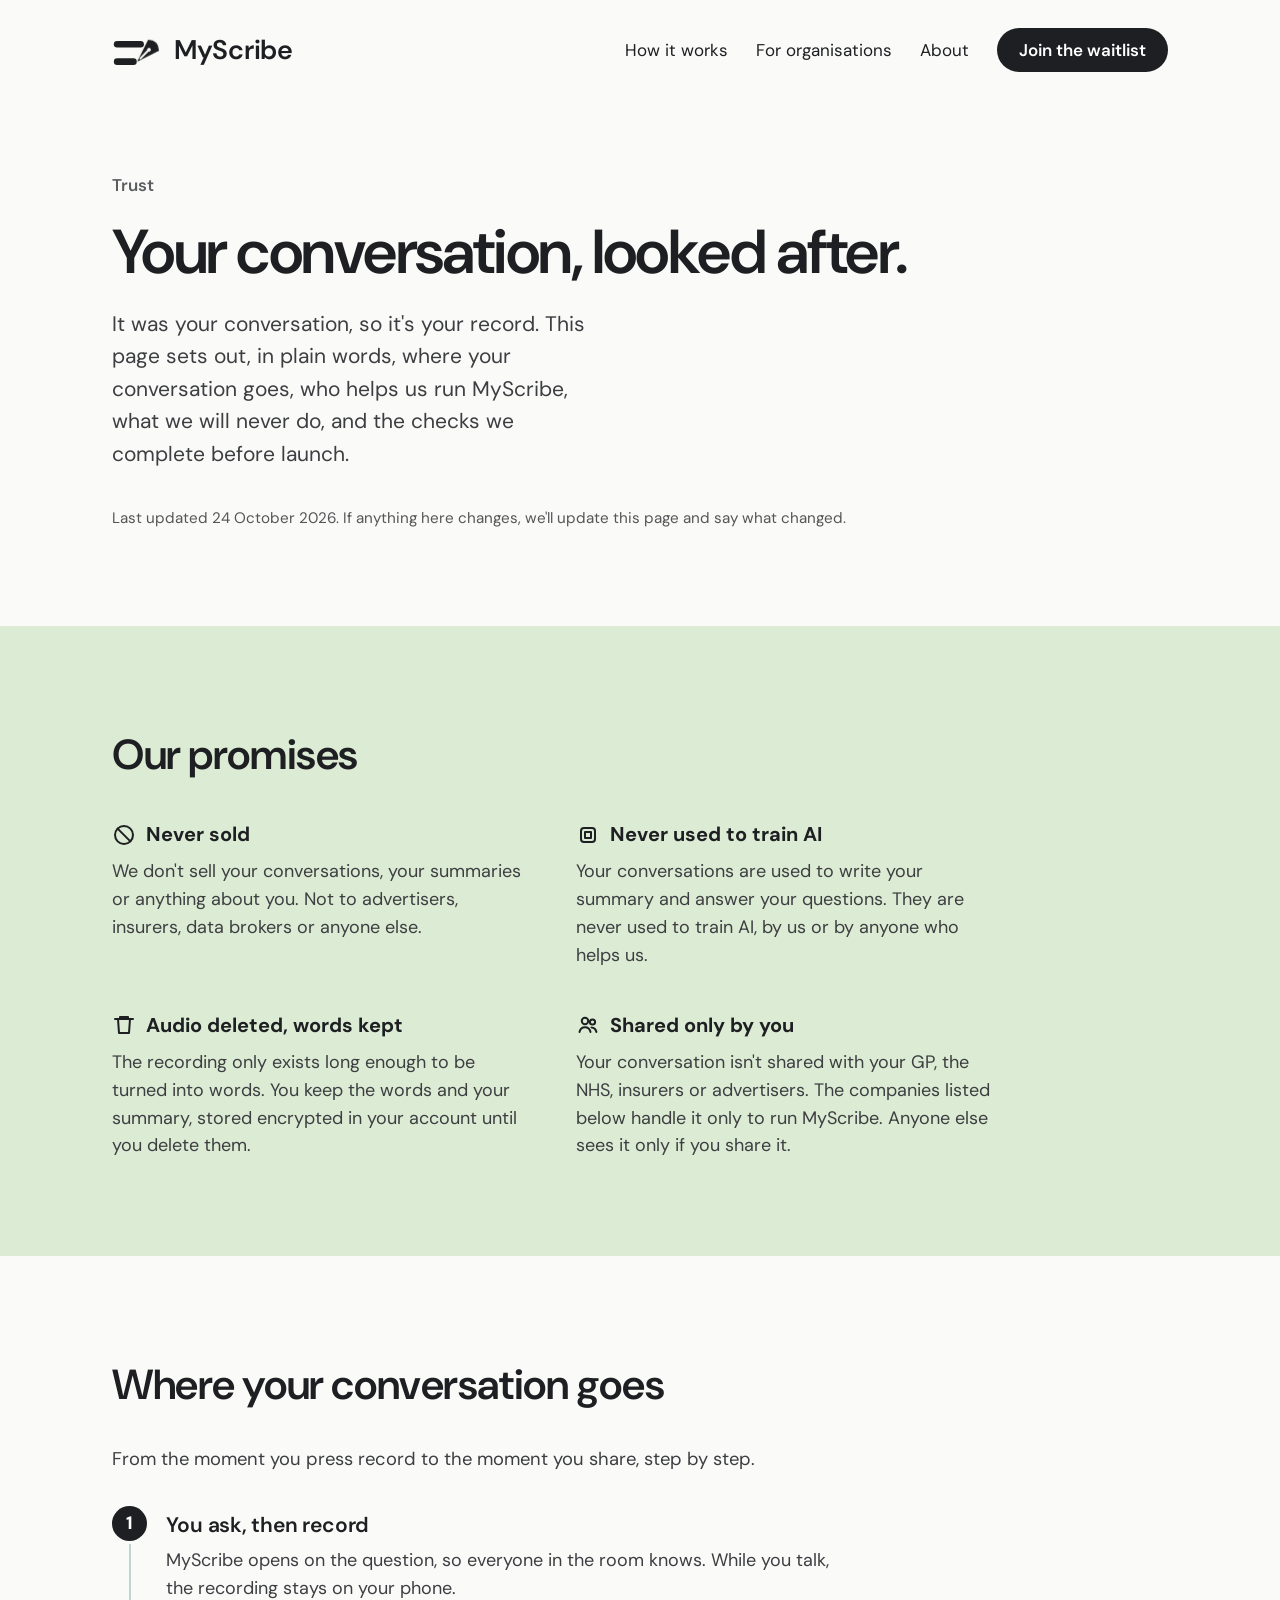
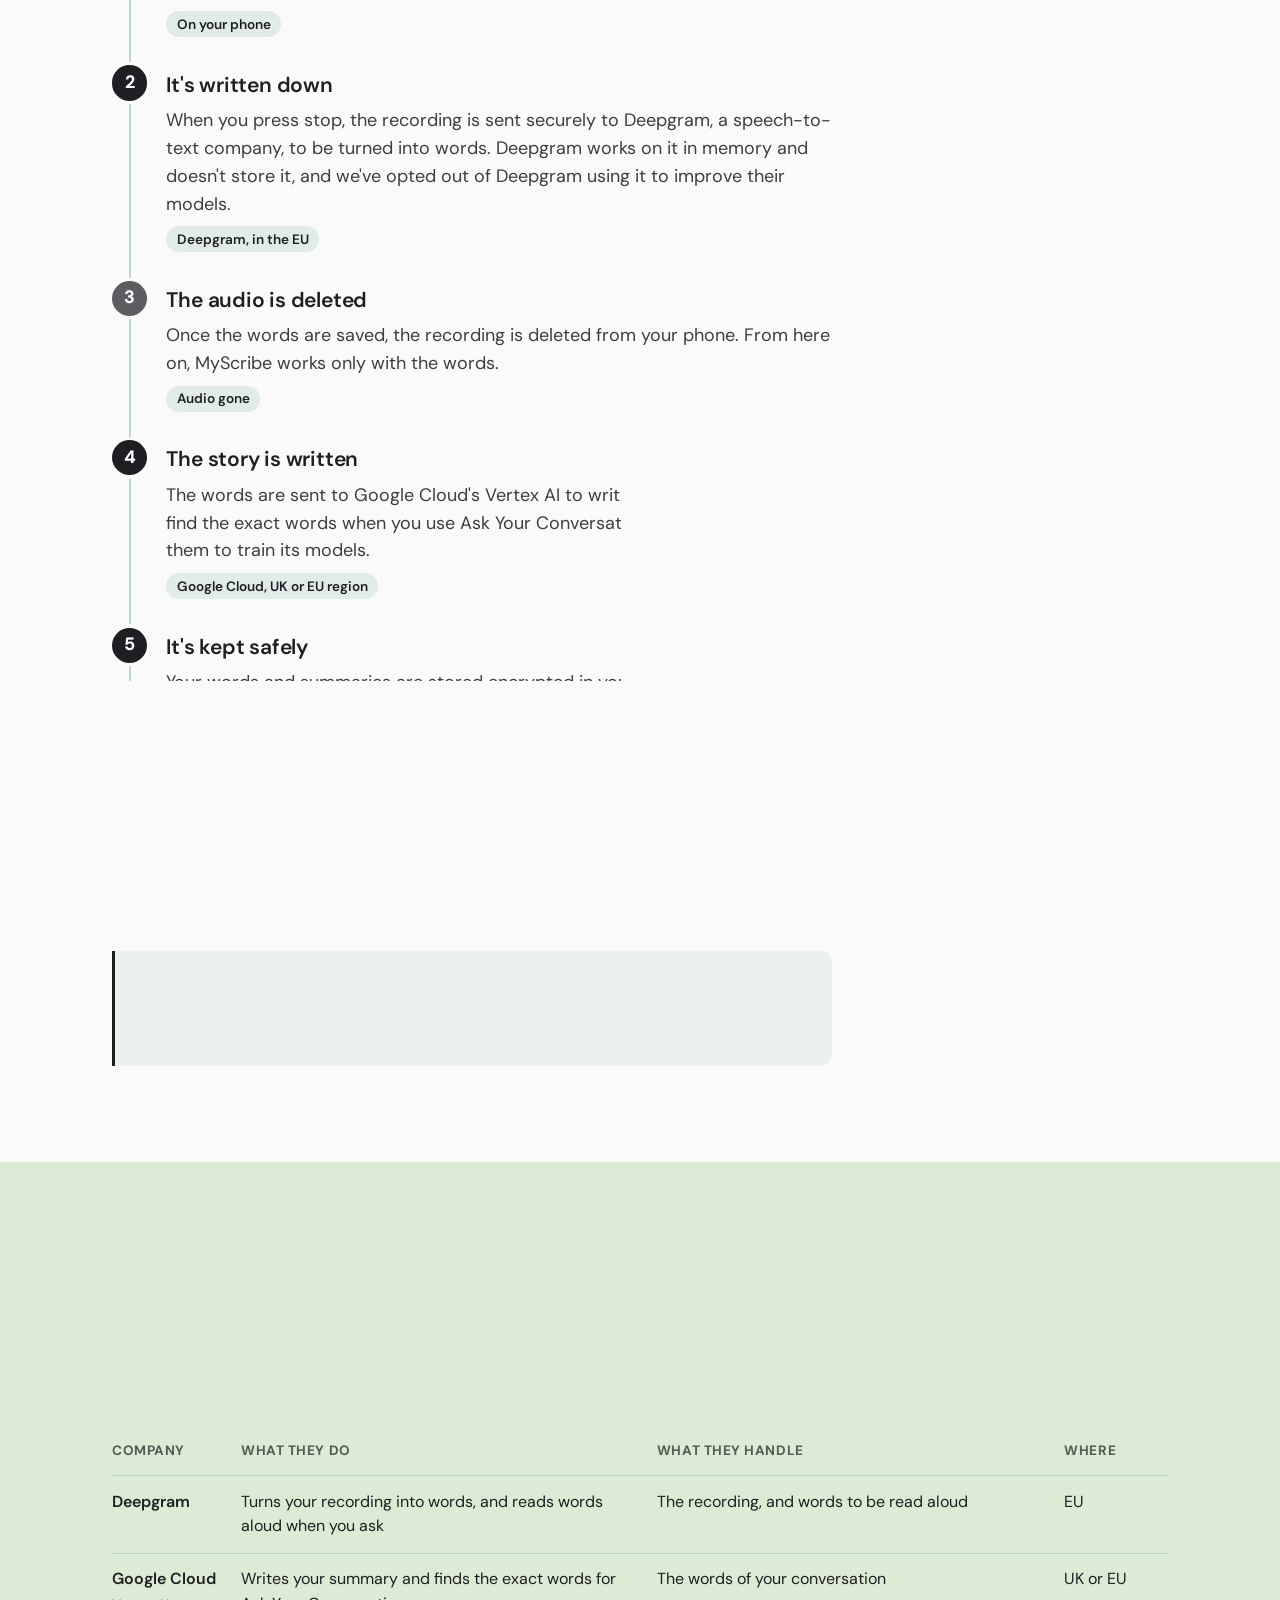
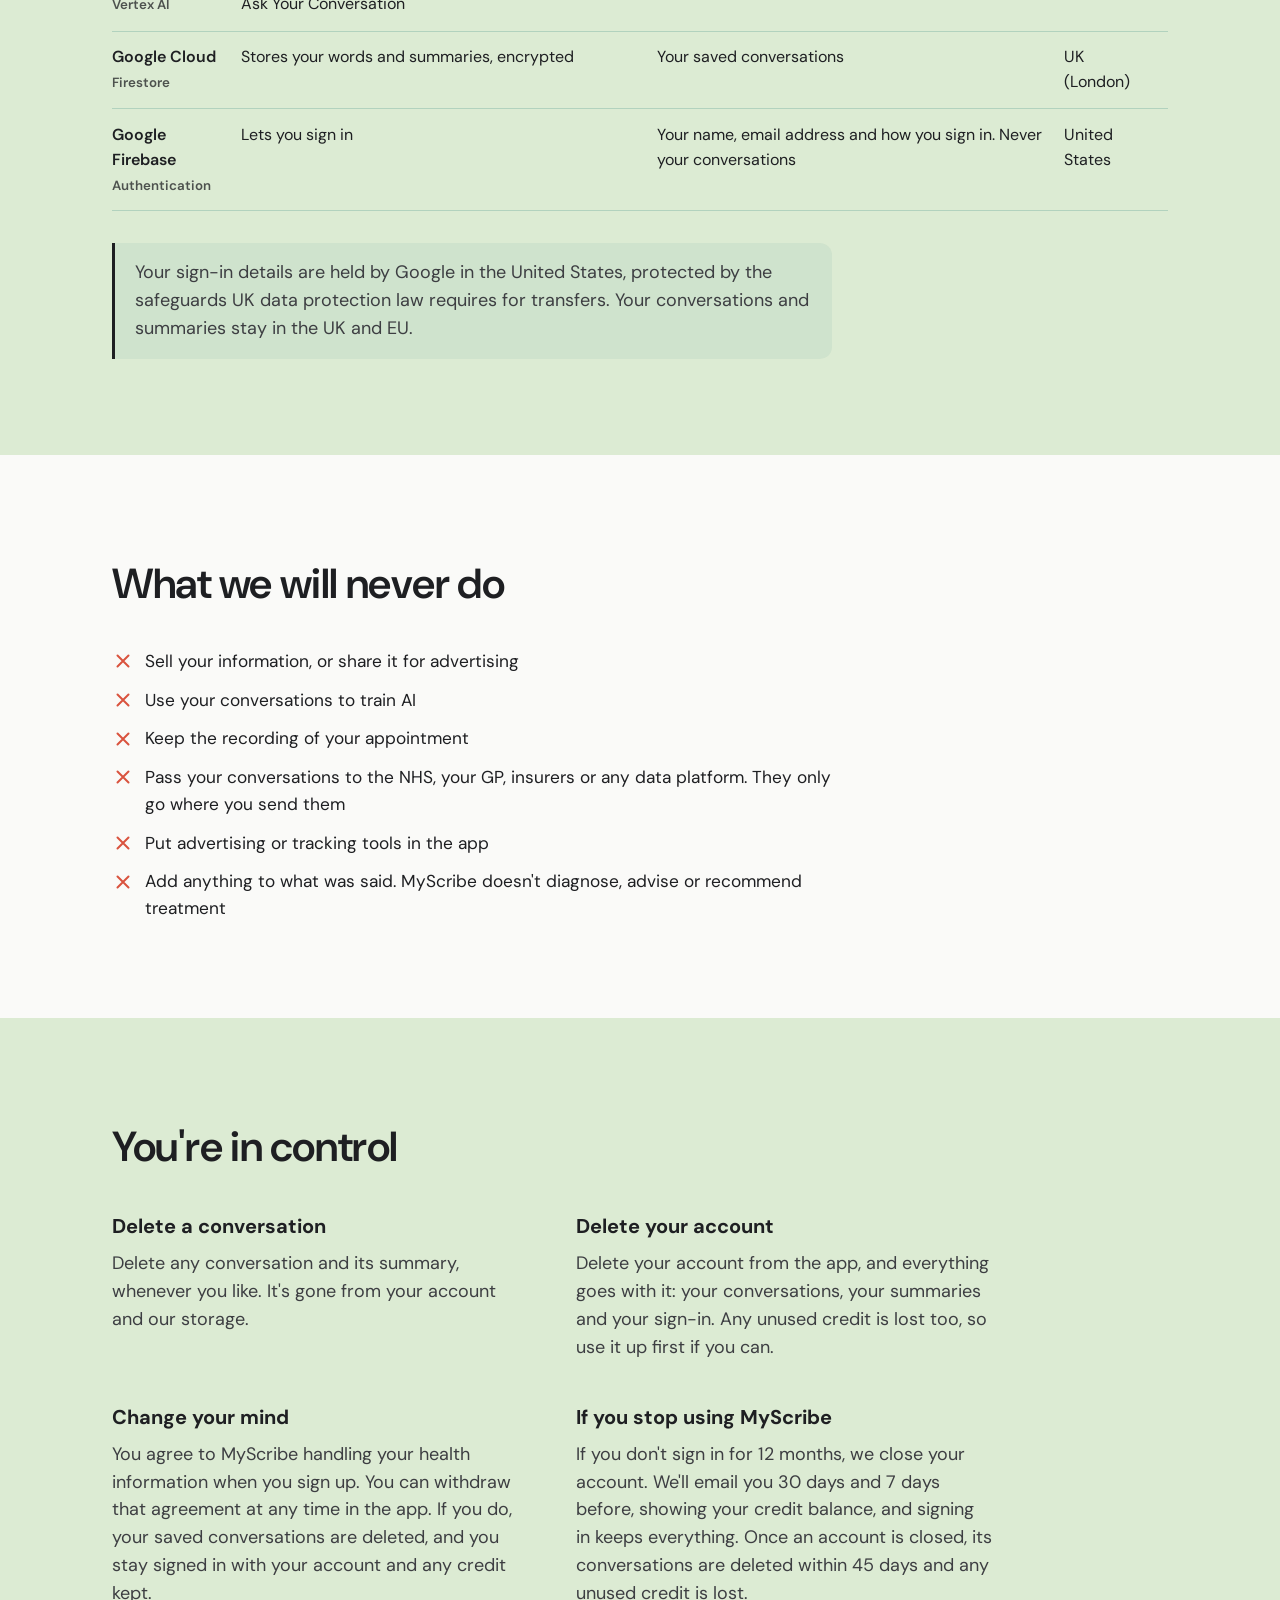
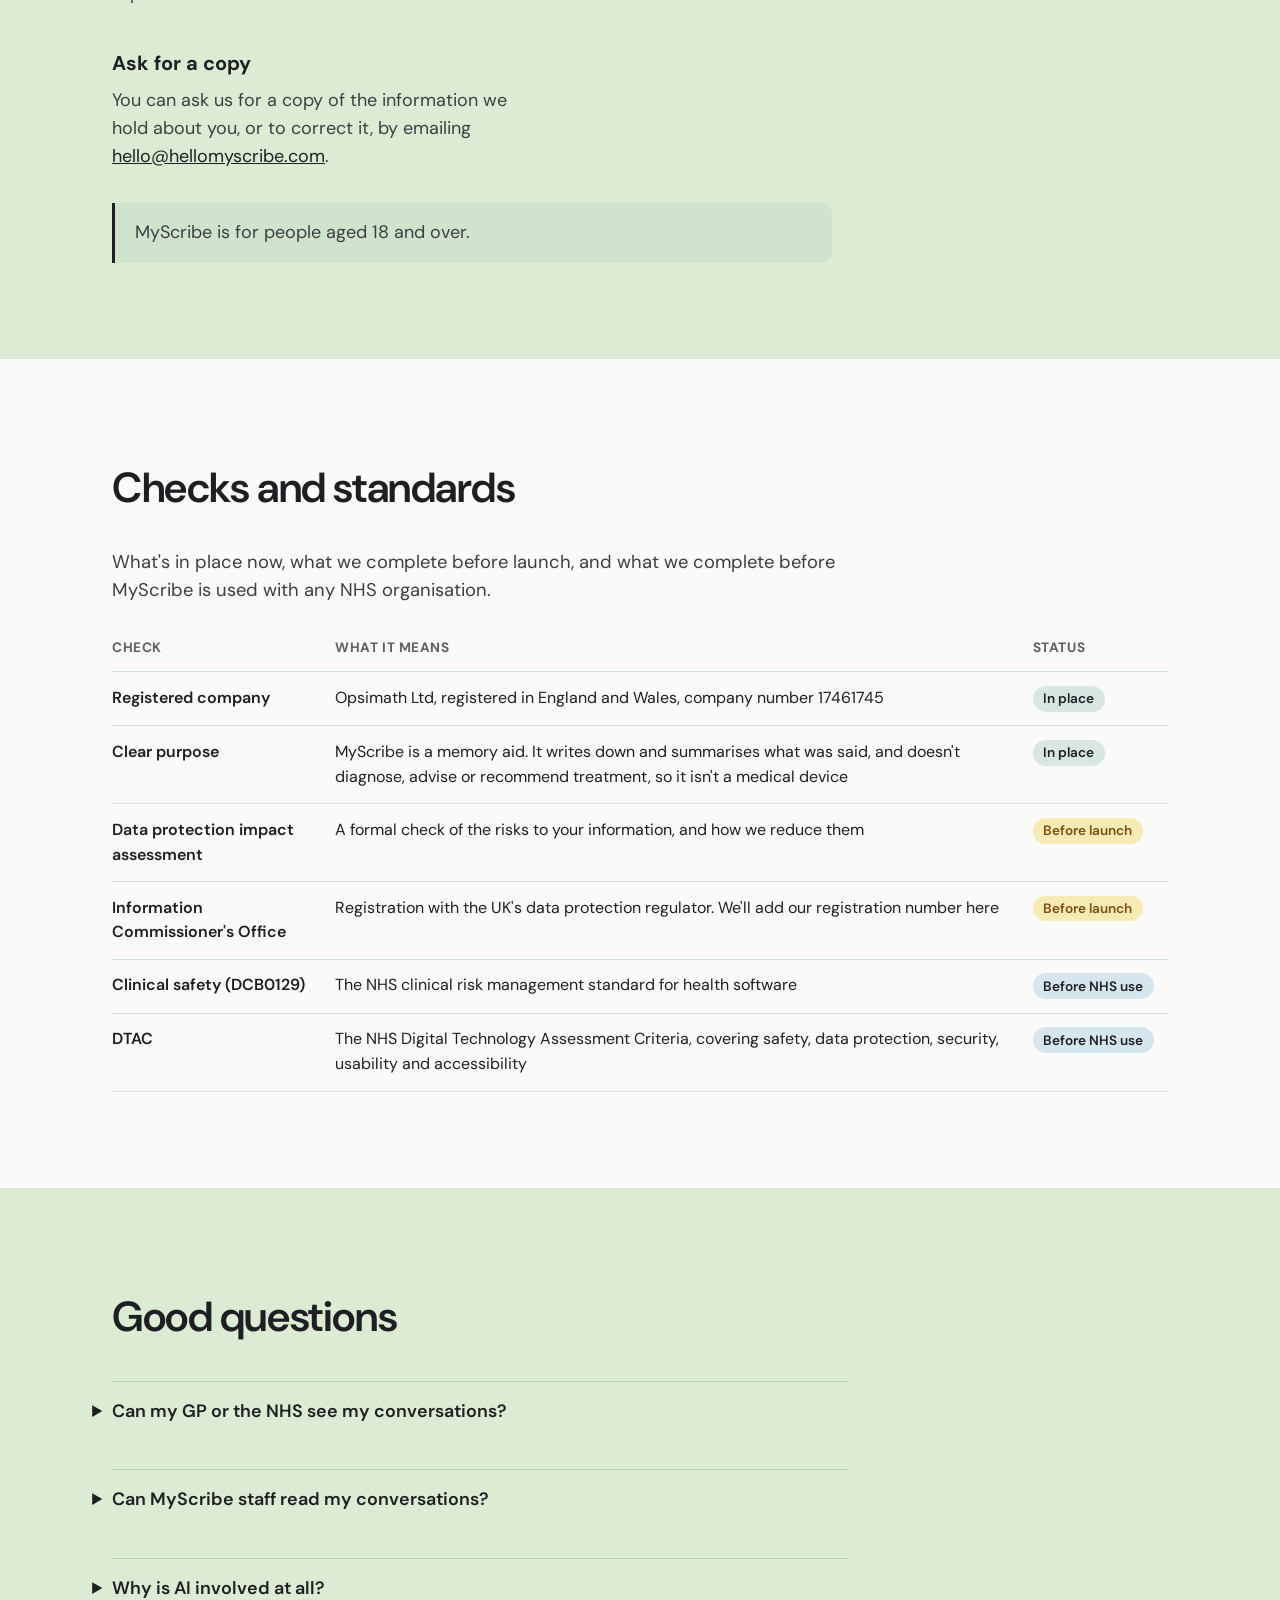
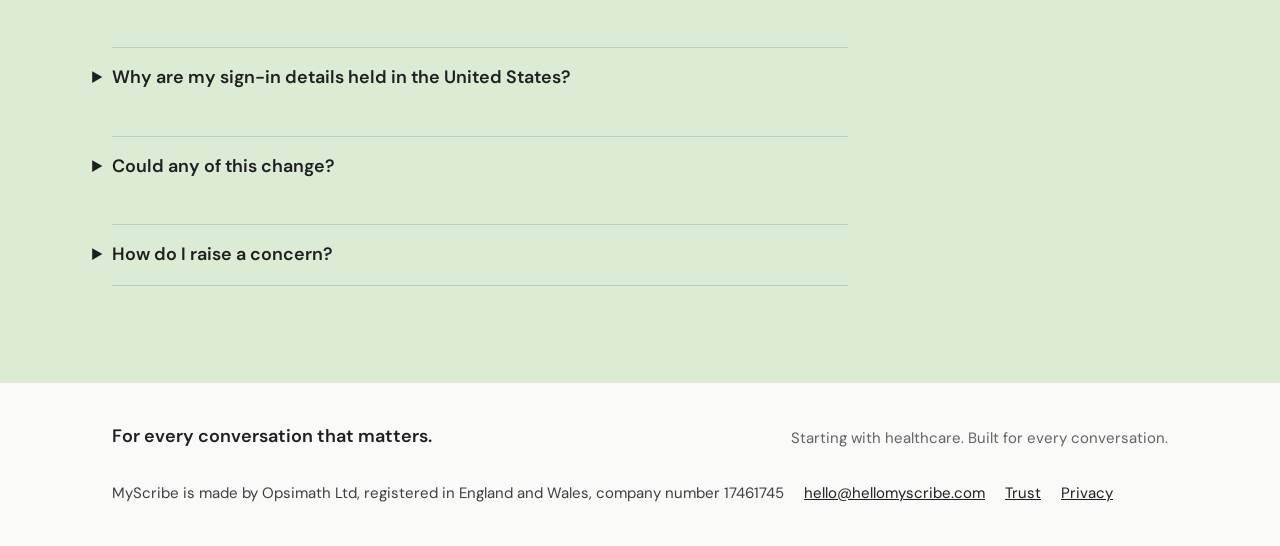
<file: trust.html>
<!doctype html>
<html lang="en-GB">
<head>
<meta charset="utf-8">
<meta name="viewport" content="width=device-width, initial-scale=1">
<title>Trust | MyScribe</title>
<meta name="description" content="How MyScribe looks after your conversations: where your words go, who helps us run MyScribe, what we never do, and the checks we complete before launch.">
<meta property="og:title" content="Trust | MyScribe">
<meta property="og:description" content="How MyScribe looks after your conversations: where your words go, who helps us run MyScribe, what we never do, and the checks we complete before launch.">
<meta property="og:type" content="website">
<meta name="theme-color" content="#0B6E69">
<link rel="icon" href="/favicon.svg" type="image/svg+xml">
<link rel="preconnect" href="https://fonts.googleapis.com">
<link rel="preconnect" href="https://fonts.gstatic.com" crossorigin>
<link rel="stylesheet" href="https://fonts.googleapis.com/css2?family=DM+Sans:ital,opsz,wght@0,9..40,400..800;1,9..40,400..800&display=swap">
<link rel="stylesheet" href="/styles.css">
<style>
.section-lead { max-width: 56ch; margin: -0.25rem 0 2rem; font-size: 1.15rem; }
.updated { font-size: .95rem; opacity: .75; margin-top: 1rem; }

/* Promises */
.promise h3 { display: flex; align-items: center; gap: .6rem; }
.promise svg { flex: none; width: 24px; height: 24px; color: var(--accent, #0B6E69); }

/* Data flow */
.flow { list-style: none; margin: 0; padding: 0; counter-reset: flow; display: grid; gap: 0; max-width: 46rem; }
.flow li { counter-increment: flow; position: relative; padding: 0 0 1.75rem 3.4rem; }
.flow li::before { content: counter(flow); position: absolute; left: 0; top: 0; width: 2.2rem; height: 2.2rem; border-radius: 50%; background: var(--accent, #0B6E69); color: #fff; font-family: var(--display, inherit); font-weight: 800; display: flex; align-items: center; justify-content: center; }
.flow li::after { content: ""; position: absolute; left: 1.05rem; top: 2.4rem; bottom: .2rem; width: 2px; background: rgba(11,110,105,.25); }
.flow li:last-child { padding-bottom: 0; }
.flow li:last-child::after { display: none; }
.flow h3 { margin: .2rem 0 .35rem; }
.flow p { margin: 0; max-width: 60ch; }
.flow .where { display: inline-block; margin-top: .5rem; font-size: .85rem; font-weight: 600; color: var(--accent, #0B6E69); background: rgba(11,110,105,.1); border-radius: 999px; padding: .15rem .65rem; }
.flow .gone::before { background: var(--muted, #6B7774); }
.flow-note { max-width: 60ch; margin-top: 2rem; padding: 1rem 1.25rem; border-left: 3px solid var(--accent, #0B6E69); background: rgba(11,110,105,.06); border-radius: 0 12px 12px 0; }

/* Tables */
.table-wrap { overflow-x: auto; }
.ttable { width: 100%; border-collapse: collapse; font-size: 1rem; }
.ttable th, .ttable td { text-align: left; vertical-align: top; padding: .85rem .9rem .85rem 0; border-top: 1px solid rgba(11,110,105,.2); }
.ttable thead th { border-top: 0; font-size: .85rem; text-transform: uppercase; letter-spacing: .04em; opacity: .7; padding-top: 0; }
.ttable tbody tr:last-child td, .ttable tbody tr:last-child th { border-bottom: 1px solid rgba(11,110,105,.2); }
.ttable tbody th { font-weight: 600; }
.ttable small { display: block; opacity: .75; margin-top: .2rem; }
@media (max-width: 680px) {
  .ttable thead { position: absolute; width: 1px; height: 1px; overflow: hidden; clip: rect(0 0 0 0); }
  .ttable, .ttable tbody, .ttable tr, .ttable th, .ttable td { display: block; width: 100%; }
  .ttable tr { border-top: 1px solid rgba(11,110,105,.2); padding: .9rem 0; }
  .ttable tbody tr:last-child { border-bottom: 1px solid rgba(11,110,105,.2); }
  .ttable th, .ttable td, .ttable tbody tr:last-child td, .ttable tbody tr:last-child th { border: 0; padding: .15rem 0; }
  .ttable td[data-label]::before { content: attr(data-label) ": "; font-weight: 600; opacity: .7; }
}

/* Status chips */
.status { display: inline-block; font-size: .85rem; font-weight: 600; border-radius: 999px; padding: .15rem .65rem; white-space: nowrap; }
.status-done { background: rgba(11,110,105,.14); color: var(--accent, #0B6E69); }
.status-launch { background: var(--notice); color: #7A4D0D; }
.status-nhs { background: var(--mist, #E9EFEE); color: var(--ink, #12201E); }

/* Never list */
.never { list-style: none; margin: 0; padding: 0; display: grid; gap: .75rem; max-width: 46rem; }
.never li { display: flex; gap: .7rem; align-items: flex-start; font-size: 1.08rem; }
.never svg { flex: none; width: 22px; height: 22px; margin-top: .15rem; color: var(--alert); }

.faq { max-width: 46rem; }
.faq details { border-top: 1px solid rgba(11,110,105,.2); padding: 1rem 0; }
.faq details:last-child { border-bottom: 1px solid rgba(11,110,105,.2); }
.faq summary { cursor: pointer; font-weight: 600; font-size: 1.12rem; list-style-position: outside; }
.faq summary:focus-visible { outline: 3px solid #0B6E69; outline-offset: 3px; }
.faq details p { margin: .75rem 0 0; max-width: 62ch; }

.footer-next { margin: .25rem 0 1rem; opacity: .8; }
</style>
</head>
<body>
<a class="skip" href="#main">Skip to content</a>
<header class="site-header">
<div class="wrap">
<a class="logo" href="/"><svg class="logo-mark" viewBox="8 12 50 33" fill="none" aria-hidden="true" focusable="false"><defs><mask id="lm-cut" maskUnits="userSpaceOnUse" x="0" y="0" width="64" height="64"><rect width="64" height="64" fill="#fff"/><g transform="translate(32.5 40) rotate(-45) scale(1.75)"><path d="M2.6 0H8.4" stroke="#000" stroke-width="1.1" stroke-linecap="round"/><circle cx="9.4" cy="0" r="1.05" fill="#000"/></g></mask></defs><path class="lm-line lm-l1" pathLength="1" d="M13 23H36" stroke="currentColor" stroke-width="6.4" stroke-linecap="round"/><path class="lm-line lm-l2" pathLength="1" d="M13 40H29" stroke="currentColor" stroke-width="6.4" stroke-linecap="round"/><g class="lm-nib" mask="url(#lm-cut)"><path transform="translate(32.5 40) rotate(-45) scale(1.75)" d="M0 0L13-4.3Q17 0 13 4.3Z" fill="currentColor"/></g></svg>MyScribe</a>
<nav class="nav" aria-label="Main">
<a href="/how-it-works">How it works</a>
<a href="/organisations">For organisations</a>
<a href="/about">About</a>
<a class="btn btn-primary" href="/#waitlist">Join the waitlist</a>
</nav>
</div>
</header>

<main id="main">
<div class="wrap">
<section class="hero">
<div class="hero-text">
<p class="eyebrow">Trust</p>
<h1 class="h1">Your conversation, looked after.</h1>
<p class="lead">It was your conversation, so it's your record. This page sets out, in plain words, where your conversation goes, who helps us run MyScribe, what we will never do, and the checks we complete before launch.</p>
<p class="updated">Last updated 24 October 2026. If anything here changes, we'll update this page and say what changed.</p>
</div>
</section>
</div>

<section class="section section-tint" aria-labelledby="promises">
<div class="wrap">
<h2 class="h2" id="promises">Our promises</h2>
<div class="grid grid-2">
<div class="feature promise"><h3><svg viewBox="0 0 24 24" fill="none" stroke="currentColor" stroke-width="2" stroke-linecap="round" stroke-linejoin="round" aria-hidden="true"><circle cx="12" cy="12" r="9"/><path d="M5.6 5.6l12.8 12.8"/></svg>Never sold</h3><p class="soft">We don't sell your conversations, your summaries or anything about you. Not to advertisers, insurers, data brokers or anyone else.</p></div>
<div class="feature promise"><h3><svg viewBox="0 0 24 24" fill="none" stroke="currentColor" stroke-width="2" stroke-linecap="round" stroke-linejoin="round" aria-hidden="true"><rect x="5" y="5" width="14" height="14" rx="3"/><path d="M9 9h6v6H9z"/></svg>Never used to train AI</h3><p class="soft">Your conversations are used to write your summary and answer your questions. They are never used to train AI, by us or by anyone who helps us.</p></div>
<div class="feature promise"><h3><svg viewBox="0 0 24 24" fill="none" stroke="currentColor" stroke-width="2" stroke-linecap="round" stroke-linejoin="round" aria-hidden="true"><path d="M3 6h18M8 6V4h8v2M6 6l1 14h10l1-14"/></svg>Audio deleted, words kept</h3><p class="soft">The recording only exists long enough to be turned into words. You keep the words and your summary, stored encrypted in your account until you delete them.</p></div>
<div class="feature promise"><h3><svg viewBox="0 0 24 24" fill="none" stroke="currentColor" stroke-width="2" stroke-linecap="round" stroke-linejoin="round" aria-hidden="true"><circle cx="9" cy="8" r="3.2"/><path d="M3.5 19c.6-3 2.8-4.8 5.5-4.8s4.9 1.8 5.5 4.8"/><circle cx="16.5" cy="9" r="2.6"/><path d="M15.5 14.4c2.4.1 4.3 1.7 4.9 4.6"/></svg>Shared only by you</h3><p class="soft">Your conversation isn't shared with your GP, the NHS, insurers or advertisers. The companies listed below handle it only to run MyScribe. Anyone else sees it only if you share it.</p></div>
</div>
</div>
</section>

<section class="section" aria-labelledby="journey">
<div class="wrap">
<h2 class="h2" id="journey">Where your conversation goes</h2>
<p class="section-lead soft">From the moment you press record to the moment you share, step by step.</p>
<ol class="flow">
<li>
<h3>You ask, then record</h3>
<p class="soft">MyScribe opens on the question, so everyone in the room knows. While you talk, the recording stays on your phone.</p>
<span class="where">On your phone</span>
</li>
<li>
<h3>It's written down</h3>
<p class="soft">When you press stop, the recording is sent securely to Deepgram, a speech-to-text company, to be turned into words. Deepgram works on it in memory and doesn't store it, and we've opted out of Deepgram using it to improve their models.</p>
<span class="where">Deepgram, in the EU</span>
</li>
<li class="gone">
<h3>The audio is deleted</h3>
<p class="soft">Once the words are saved, the recording is deleted from your phone. From here on, MyScribe works only with the words.</p>
<span class="where">Audio gone</span>
</li>
<li>
<h3>The story is written</h3>
<p class="soft">The words are sent to Google Cloud's Vertex AI to write your summary, and to find the exact words when you use Ask Your Conversation. Google doesn't use them to train its models.</p>
<span class="where">Google Cloud, UK or EU region</span>
</li>
<li>
<h3>It's kept safely</h3>
<p class="soft">Your words and summaries are stored encrypted in your account, until you delete them. Questions you ask with Ask Your Conversation aren't saved.</p>
<span class="where">Google Cloud, London</span>
</li>
<li>
<h3>You choose who sees it</h3>
<p class="soft">Share your summary with a daughter, a partner or whoever helps you. If you don't share it, it stays in your account.</p>
<span class="where">Only the people you choose</span>
</li>
</ol>
<p class="flow-note soft">This is how MyScribe works at launch. Behind the scenes, AI suppliers can change over time. If we ever change who helps us, or where your words are handled, we'll update this page first.</p>
</div>
</section>

<section class="section section-tint" aria-labelledby="suppliers">
<div class="wrap">
<h2 class="h2" id="suppliers">Who helps us run MyScribe</h2>
<p class="section-lead soft">MyScribe is made by Opsimath Ltd. These are the companies that handle your information on our behalf, and only on our instructions.</p>
<div class="table-wrap">
<table class="ttable">
<thead><tr><th scope="col">Company</th><th scope="col">What they do</th><th scope="col">What they handle</th><th scope="col">Where</th></tr></thead>
<tbody>
<tr><th scope="row">Deepgram</th><td data-label="What they do">Turns your recording into words, and reads words aloud when you ask</td><td data-label="What they handle">The recording, and words to be read aloud</td><td data-label="Where">EU</td></tr>
<tr><th scope="row">Google Cloud<small>Vertex AI</small></th><td data-label="What they do">Writes your summary and finds the exact words for Ask Your Conversation</td><td data-label="What they handle">The words of your conversation</td><td data-label="Where">UK or EU</td></tr>
<tr><th scope="row">Google Cloud<small>Firestore</small></th><td data-label="What they do">Stores your words and summaries, encrypted</td><td data-label="What they handle">Your saved conversations</td><td data-label="Where">UK (London)</td></tr>
<tr><th scope="row">Google Firebase<small>Authentication</small></th><td data-label="What they do">Lets you sign in</td><td data-label="What they handle">Your name, email address and how you sign in. Never your conversations</td><td data-label="Where">United States</td></tr>
</tbody>
</table>
</div>
<p class="flow-note soft">Your sign-in details are held by Google in the United States, protected by the safeguards UK data protection law requires for transfers. Your conversations and summaries stay in the UK and EU.</p>
</div>
</section>

<section class="section" aria-labelledby="never">
<div class="wrap">
<h2 class="h2" id="never">What we will never do</h2>
<ul class="never">
<li><svg viewBox="0 0 24 24" fill="none" stroke="currentColor" stroke-width="2.2" stroke-linecap="round" aria-hidden="true"><path d="M6 6l12 12M18 6L6 18"/></svg>Sell your information, or share it for advertising</li>
<li><svg viewBox="0 0 24 24" fill="none" stroke="currentColor" stroke-width="2.2" stroke-linecap="round" aria-hidden="true"><path d="M6 6l12 12M18 6L6 18"/></svg>Use your conversations to train AI</li>
<li><svg viewBox="0 0 24 24" fill="none" stroke="currentColor" stroke-width="2.2" stroke-linecap="round" aria-hidden="true"><path d="M6 6l12 12M18 6L6 18"/></svg>Keep the recording of your appointment</li>
<li><svg viewBox="0 0 24 24" fill="none" stroke="currentColor" stroke-width="2.2" stroke-linecap="round" aria-hidden="true"><path d="M6 6l12 12M18 6L6 18"/></svg>Pass your conversations to the NHS, your GP, insurers or any data platform. They only go where you send them</li>
<li><svg viewBox="0 0 24 24" fill="none" stroke="currentColor" stroke-width="2.2" stroke-linecap="round" aria-hidden="true"><path d="M6 6l12 12M18 6L6 18"/></svg>Put advertising or tracking tools in the app</li>
<li><svg viewBox="0 0 24 24" fill="none" stroke="currentColor" stroke-width="2.2" stroke-linecap="round" aria-hidden="true"><path d="M6 6l12 12M18 6L6 18"/></svg>Add anything to what was said. MyScribe doesn't diagnose, advise or recommend treatment</li>
</ul>
</div>
</section>

<section class="section section-tint" aria-labelledby="control">
<div class="wrap">
<h2 class="h2" id="control">You're in control</h2>
<div class="grid grid-2">
<div class="feature"><h3>Delete a conversation</h3><p class="soft">Delete any conversation and its summary, whenever you like. It's gone from your account and our storage.</p></div>
<div class="feature"><h3>Delete your account</h3><p class="soft">Delete your account from the app, and everything goes with it: your conversations, your summaries and your sign-in. Any unused credit is lost too, so use it up first if you can.</p></div>
<div class="feature"><h3>Change your mind</h3><p class="soft">You agree to MyScribe handling your health information when you sign up. You can withdraw that agreement at any time in the app. If you do, your saved conversations are deleted, and you stay signed in with your account and any credit kept.</p></div>
<div class="feature"><h3>If you stop using MyScribe</h3><p class="soft">If you don't sign in for 12 months, we close your account. We'll email you 30 days and 7 days before, showing your credit balance, and signing in keeps everything. Once an account is closed, its conversations are deleted within 45 days and any unused credit is lost.</p></div>
<div class="feature"><h3>Ask for a copy</h3><p class="soft">You can ask us for a copy of the information we hold about you, or to correct it, by emailing <a href="mailto:hello@hellomyscribe.com">hello@hellomyscribe.com</a>.</p></div>
</div>
<p class="flow-note soft">MyScribe is for people aged 18 and over.</p>
</div>
</section>

<section class="section" aria-labelledby="governance">
<div class="wrap">
<h2 class="h2" id="governance">Checks and standards</h2>
<p class="section-lead soft">What's in place now, what we complete before launch, and what we complete before MyScribe is used with any NHS organisation.</p>
<div class="table-wrap">
<table class="ttable">
<thead><tr><th scope="col">Check</th><th scope="col">What it means</th><th scope="col">Status</th></tr></thead>
<tbody>
<tr><th scope="row">Registered company</th><td data-label="What it means">Opsimath Ltd, registered in England and Wales, company number 17461745</td><td data-label="Status"><span class="status status-done">In place</span></td></tr>
<tr><th scope="row">Clear purpose</th><td data-label="What it means">MyScribe is a memory aid. It writes down and summarises what was said, and doesn't diagnose, advise or recommend treatment, so it isn't a medical device</td><td data-label="Status"><span class="status status-done">In place</span></td></tr>
<tr><th scope="row">Data protection impact assessment</th><td data-label="What it means">A formal check of the risks to your information, and how we reduce them</td><td data-label="Status"><span class="status status-launch">Before launch</span></td></tr>
<tr><th scope="row">Information Commissioner's Office</th><td data-label="What it means">Registration with the UK's data protection regulator. We'll add our registration number here</td><td data-label="Status"><span class="status status-launch">Before launch</span></td></tr>
<tr><th scope="row">Clinical safety (DCB0129)</th><td data-label="What it means">The NHS clinical risk management standard for health software</td><td data-label="Status"><span class="status status-nhs">Before NHS use</span></td></tr>
<tr><th scope="row">DTAC</th><td data-label="What it means">The NHS Digital Technology Assessment Criteria, covering safety, data protection, security, usability and accessibility</td><td data-label="Status"><span class="status status-nhs">Before NHS use</span></td></tr>
</tbody>
</table>
</div>
</div>
</section>

<section class="section section-tint" id="questions" aria-labelledby="trust-faq">
<div class="wrap">
<h2 class="h2" id="trust-faq">Good questions</h2>
<div class="faq">
<details>
<summary>Can my GP or the NHS see my conversations?</summary>
<p class="soft">No. MyScribe isn't connected to your GP record or to any NHS system. If you want your GP to see something, you can share it with them yourself.</p>
</details>
<details>
<summary>Can MyScribe staff read my conversations?</summary>
<p class="soft">We don't read your conversations. They're stored encrypted, and access is limited to keeping the service running safely, for example fixing a fault you've asked us to look at.</p>
</details>
<details>
<summary>Why is AI involved at all?</summary>
<p class="soft">AI turns the recording into words, writes the summary, and finds the exact words when you ask a question. Ask Your Conversation never writes its own answer. It only shows you what was actually said.</p>
</details>
<details>
<summary>Why are my sign-in details held in the United States?</summary>
<p class="soft">We use Google's sign-in service, which holds account details (your name, email address and how you sign in) in the United States. Your conversations and summaries are never held there.</p>
</details>
<details>
<summary>Could any of this change?</summary>
<p class="soft">If we ever need to change how your information is handled, we'll tell you first, and update this page, so you can take a copy or delete it before anything changes.</p>
</details>
<details>
<summary>How do I raise a concern?</summary>
<p class="soft">Email <a href="mailto:hello@hellomyscribe.com">hello@hellomyscribe.com</a> and we'll get back to you. If you're not happy with our answer, you can contact the <a href="https://ico.org.uk/make-a-complaint/">Information Commissioner's Office</a>.</p>
</details>
</div>
</div>
</section>
</main>

<footer class="site-footer">
<div class="wrap">
<p class="footer-tag">For every conversation that matters.</p>
<p class="footer-next">Starting with healthcare. Built for every conversation.</p>
<div class="footer-links">
<span>MyScribe is made by Opsimath Ltd, registered in England and Wales, company number 17461745</span>
<a href="mailto:hello@hellomyscribe.com">hello@hellomyscribe.com</a>
<a href="/trust">Trust</a>
<a href="/privacy">Privacy</a>
</div>
</div>
</footer>
<script src="/site.js" defer></script>
</body>
</html>
</file>
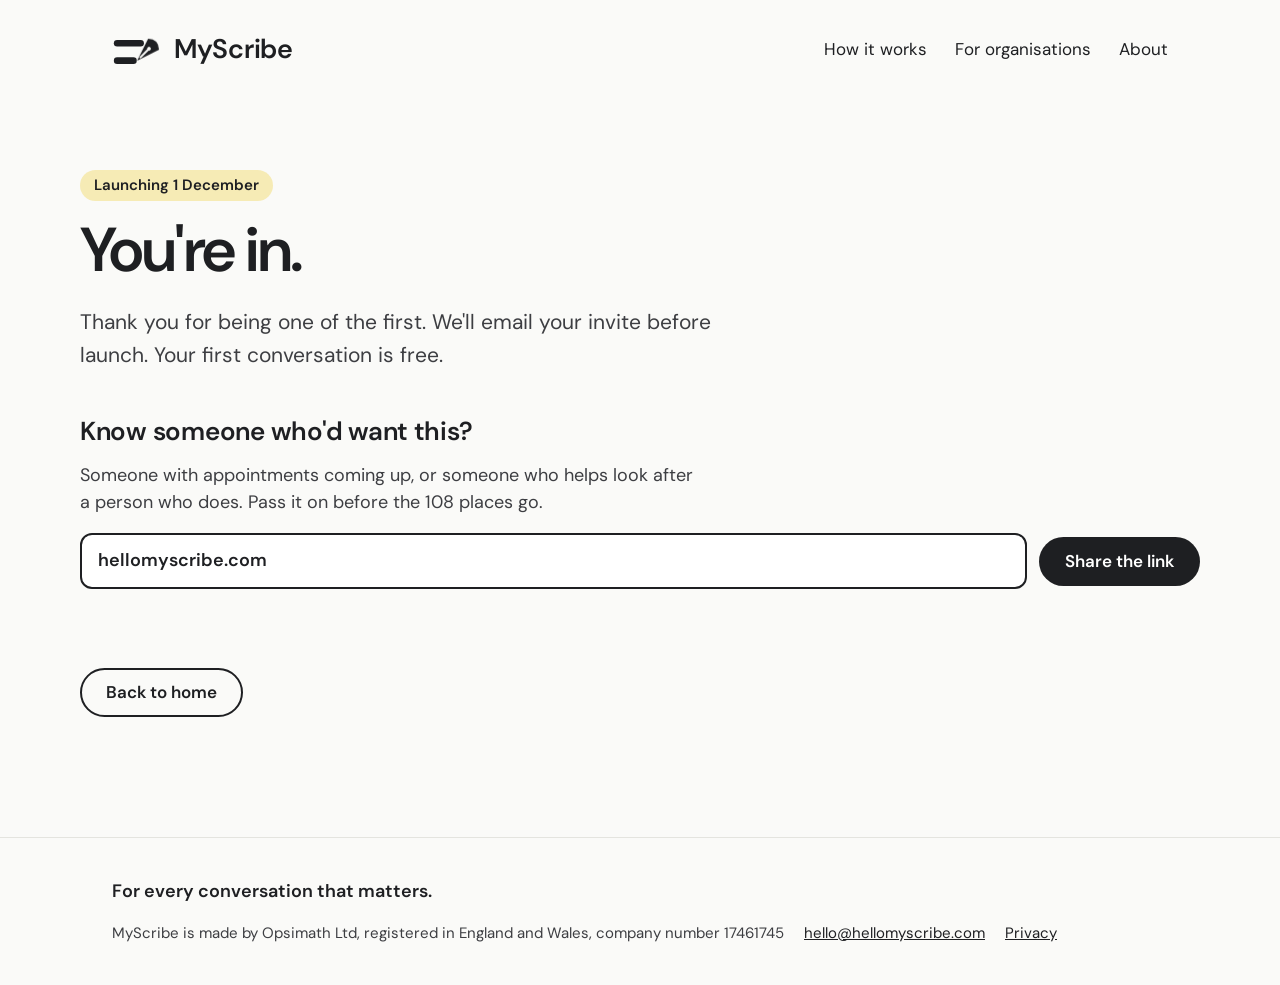
<file: waitlist-thanks.html>
<!doctype html>
<html lang="en-GB">
<head>
<meta charset="utf-8">
<meta name="viewport" content="width=device-width, initial-scale=1">
<title>You're in | MyScribe</title>
<meta name="description" content="You're on the list for MyScribe. Launching 1 December.">
<meta name="robots" content="noindex">
<meta name="theme-color" content="#1E1F22">
<link rel="icon" href="/favicon.svg" type="image/svg+xml">
<link rel="preconnect" href="https://fonts.googleapis.com">
<link rel="preconnect" href="https://fonts.gstatic.com" crossorigin>
<link rel="stylesheet" href="https://fonts.googleapis.com/css2?family=DM+Sans:ital,opsz,wght@0,9..40,400..800;1,9..40,400..800&display=swap">
<link rel="stylesheet" href="/styles.css">
<!-- Privacy-friendly analytics by Plausible -->
<script async src="https://plausible.io/js/pa-2xMqHdNtrrsRjwaFG2nD4.js"></script>
<script>
  window.plausible=window.plausible||function(){(plausible.q=plausible.q||[]).push(arguments)},plausible.init=plausible.init||function(i){plausible.o=i||{}};
  plausible.init()
</script>
</head>
<body>
<a class="skip" href="#main">Skip to content</a>
<header class="site-header">
<div class="wrap">
<a class="logo" href="/"><svg class="logo-mark" viewBox="8 12 50 33" fill="none" aria-hidden="true" focusable="false"><defs><mask id="lm-cut" maskUnits="userSpaceOnUse" x="0" y="0" width="64" height="64"><rect width="64" height="64" fill="#fff"/><g transform="translate(32.5 40) rotate(-45) scale(1.75)"><path d="M2.6 0H8.4" stroke="#000" stroke-width="1.1" stroke-linecap="round"/><circle cx="9.4" cy="0" r="1.05" fill="#000"/></g></mask></defs><path class="lm-line lm-l1" pathLength="1" d="M13 23H36" stroke="currentColor" stroke-width="6.4" stroke-linecap="round"/><path class="lm-line lm-l2" pathLength="1" d="M13 40H29" stroke="currentColor" stroke-width="6.4" stroke-linecap="round"/><g class="lm-nib" mask="url(#lm-cut)"><path transform="translate(32.5 40) rotate(-45) scale(1.75)" d="M0 0L13-4.3Q17 0 13 4.3Z" fill="currentColor"/></g></svg>MyScribe</a>
<nav class="nav" aria-label="Main">
<a href="/how-it-works">How it works</a>
<a href="/organisations">For organisations</a>
<a href="/about">About</a>
</nav>
</div>
</header>
<main id="main">
<div class="wrap page-intro" style="padding-bottom:120px">
<p class="waitlist-count">Launching 1 December</p>
<h1 class="h1">You're in.</h1>
<p class="lead" style="margin-bottom:40px">Thank you for being one of the first. We'll email your invite before launch. Your first conversation is free.</p>
<h2 style="font-size:26px;margin-bottom:10px">Know someone who'd want this?</h2>
<p class="soft" style="max-width:52ch;margin-bottom:16px">Someone with appointments coming up, or someone who helps look after a person who does. Pass it on before the 108 places go.</p>
<div class="share-box">
<span class="share-link">hellomyscribe.com</span>
<button class="btn btn-primary" type="button" id="share-btn">Share the link</button>
</div>
<p class="soft" id="share-done" role="status" style="margin-top:12px;min-height:1.5em"></p>
<p style="margin-top:40px"><a class="btn btn-outline" href="/">Back to home</a></p>
</div>
</main>
<footer class="site-footer">
<div class="wrap">
<p class="footer-tag">For every conversation that matters.</p>
<div class="footer-links">
<span>MyScribe is made by Opsimath Ltd, registered in England and Wales, company number 17461745</span>
<a href="mailto:hello@hellomyscribe.com">hello@hellomyscribe.com</a>
<a href="/privacy">Privacy</a>
</div>
</div>
</footer>
<script>
(function(){
  var btn = document.getElementById('share-btn');
  var done = document.getElementById('share-done');
  var url = 'https://www.hellomyscribe.com';
  var text = "I've joined the first 108 people to use MyScribe. It writes down what was said at your appointment, so you can go back to it.";
  btn.addEventListener('click', function(){
    if (navigator.share) {
      navigator.share({ title: 'MyScribe', text: text, url: url }).catch(function(){});
    } else if (navigator.clipboard) {
      navigator.clipboard.writeText(url).then(function(){ done.textContent = 'Link copied. Paste it anywhere.'; });
    } else {
      done.textContent = 'Copy this link: ' + url;
    }
  });
})();
</script>
<script src="/site.js" defer></script>
</body>
</html>
</file>
<file: styles.css>
:root{
  /* MyScribe palette v2 (21 Oct 2026): charcoal and pastels, shared with the app */
  --ink:#1E1F22; --ink-soft:#3D3E42; --muted:#5C5D61;
  --accent:#1E1F22; --accent-dark:#3D3E42;
  --paper:#FAFAF8; --white:#FFFFFF; --neutral:#EFEFEC;
  --sage:#DCEBD3; --mist:#D6E6EE; --lilac:#E6DDF3; --butter:#F6EBB5;
  --coral:#F6D9CF; --rec:#D9533F;
  --border:#DDDDD8; --line:#E4E4DF;
  --highlight:#F6EBB5; --alert:#D9533F; --notice:#F6EBB5;
  --display:'DM Sans', 'Helvetica Neue', Arial, sans-serif;
  --body:'DM Sans', 'Helvetica Neue', Arial, sans-serif;
}
*,*::before,*::after{box-sizing:border-box}
html{-webkit-text-size-adjust:100%}
body{margin:0;background:var(--paper);color:var(--ink);font-family:var(--body);font-size:18px;line-height:1.55}
img{max-width:100%;height:auto}
a{color:var(--ink)}
a:hover{color:var(--ink-soft)}
:focus-visible{outline:3px solid var(--ink);outline-offset:3px;border-radius:4px}
h1,h2,h3{font-family:var(--display);font-weight:600;letter-spacing:-0.01em;margin:0}
p{margin:0}
.wrap{max-width:1120px;margin:0 auto;padding:0 32px}
.skip{position:absolute;left:-999px;top:0;background:var(--ink);color:#fff;padding:12px 16px;z-index:10}
.skip:focus{left:16px;top:16px;color:#fff}

/* Header */
.site-header .wrap{display:flex;align-items:center;justify-content:space-between;gap:16px 24px;flex-wrap:wrap;padding-top:28px;padding-bottom:28px}
.logo{font-family:var(--display);font-weight:600;font-size:27px;letter-spacing:-0.01em;text-decoration:none;color:var(--ink);display:inline-flex;align-items:center;gap:.4em}
.logo-mark{height:1.25em;width:auto;flex:none;color:var(--ink)}
.nav{display:flex;gap:12px 28px;align-items:center;flex-wrap:wrap;font-size:17px}
.nav a{text-decoration:none}
.nav a[aria-current="page"]{text-decoration:underline;text-underline-offset:6px;font-weight:600}

/* Buttons */
.btn{display:inline-flex;align-items:center;justify-content:center;min-height:48px;padding:12px 24px;border-radius:999px;font-weight:600;font-family:var(--body);font-size:17px;text-decoration:none;border:2px solid transparent;cursor:pointer;line-height:1.2}
.btn-primary{background:var(--accent);color:#fff}
.btn-primary:hover{background:var(--accent-dark);color:#fff}
.btn-outline{border-color:var(--ink);color:var(--ink);background:transparent}
.btn-outline:hover{background:var(--ink);color:#fff}
.nav .btn{min-height:44px;padding:10px 20px}

/* Type helpers */
.eyebrow{font-weight:600;color:var(--muted);font-size:17px;margin-bottom:20px}
.h1{font-weight:600;font-size:clamp(40px,5.8vw,62px);line-height:1.05;letter-spacing:-0.025em;margin-bottom:24px;text-wrap:balance}
.h1 em{font-style:italic;color:var(--ink)}
.h2{font-weight:600;font-size:clamp(30px,4vw,42px);margin-bottom:32px;text-wrap:balance}
.lead{font-size:21px;color:var(--ink-soft);max-width:46ch}
.soft{color:var(--ink-soft)}

/* Sections */
.section{padding:96px 0}
.section-tint{background:var(--sage)}
.section-dark{background:var(--ink);color:#fff}
.page-intro{padding:72px 0 64px}

/* Hero */
.hero{display:flex;gap:64px;align-items:center;flex-wrap:wrap;padding:72px 0 96px}
.hero-text{flex:1 1 520px}
.hero .lead{max-width:34ch;margin-bottom:36px}
.actions{display:flex;gap:16px;flex-wrap:wrap}
.hero-phone{flex:0 1 320px;display:flex;justify-content:center;margin:0 auto}
.phone{width:300px;height:600px;border:10px solid var(--ink);border-radius:44px;padding:14px 20px 24px;display:flex;flex-direction:column;gap:16px;background:var(--paper)}
.phone-status{display:flex;justify-content:space-between;align-items:center;font-size:13px;font-weight:600;padding:0 6px}
.phone-battery{width:22px;height:11px;border:1.5px solid var(--ink);border-radius:3px;position:relative}
.phone-battery::after{content:"";position:absolute;inset:1.5px 5px 1.5px 1.5px;background:var(--ink);border-radius:1px}
.phone-app{font-family:var(--display);font-weight:600;font-size:18px;letter-spacing:-0.02em;margin-top:4px}
.phone-card{background:#fff;border-radius:18px;padding:16px 18px}
.phone-card small{display:block;font-size:13px;font-weight:600;color:var(--muted);margin-bottom:6px}
.phone-q{font-family:var(--display);font-weight:600;font-size:19px;line-height:1.2;letter-spacing:-0.01em}
.phone-q2{font-size:15px;color:var(--muted);margin-top:6px}
.phone-rec{display:flex;flex-direction:column;align-items:center;gap:10px;margin:6px 0}
.rec-btn{width:84px;height:84px;border-radius:50%;border:0;display:flex;align-items:center;justify-content:center;background:var(--coral)}
.rec-dot{width:40px;height:40px;border-radius:50%;background:var(--rec)}
.rec-label{font-weight:600;font-size:15px}
.phone-list{margin-top:auto}
.phone-list-title{font-size:13px;font-weight:600;color:var(--muted);margin-bottom:8px}
.phone-item{display:flex;justify-content:space-between;align-items:center;background:#fff;border-radius:12px;padding:9px 14px;font-size:13px;line-height:1.35;color:var(--ink-soft);margin-bottom:6px}
.phone-item strong{color:var(--ink);font-size:14px}
.chev{font-size:20px;color:var(--muted)}

/* Grids */
.grid{display:grid;gap:40px 48px;grid-template-columns:repeat(auto-fit,minmax(260px,1fr))}
.stat-num{font-family:var(--display);font-weight:600;font-size:52px;letter-spacing:-0.03em;color:var(--ink);line-height:1.1;margin-bottom:8px}
.cite{color:var(--muted)}
.step{border-top:2px solid var(--ink);padding-top:20px}
.step h3{font-weight:700;font-size:24px;margin-bottom:8px}
.feature h3{font-weight:700;font-size:20px;margin-bottom:8px;font-family:var(--body);letter-spacing:0}
.feature-lg h2{font-weight:700;font-size:26px;margin-bottom:12px}

/* Rows (how it works) */
.rows{border-bottom:2px solid var(--ink)}
.row{display:grid;grid-template-columns:repeat(auto-fit,minmax(280px,1fr));gap:16px 32px;border-top:2px solid var(--ink);padding:36px 0}
.row h2{font-weight:700;font-size:28px}

/* Statement */
.statement{font-family:var(--display);font-weight:500;font-size:clamp(30px,4.2vw,44px);line-height:1.2;letter-spacing:-0.02em;max-width:22ch}

/* Panels */
.doors{display:grid;gap:32px;grid-template-columns:repeat(auto-fit,minmax(320px,1fr))}
.panel{border-radius:20px;padding:40px}
.panel-tint{background:var(--mist)}
.panel-line{border:2px solid var(--ink)}
.panel h2{font-weight:600;font-size:30px;margin-bottom:12px}
.panel p{margin-bottom:24px}

/* Split */
.split{display:flex;gap:48px 64px;flex-wrap:wrap;align-items:flex-start}
.split > *{flex:1 1 400px}
.split .side{flex:0 1 360px}

/* Forms */
.form{display:flex;flex-direction:column;gap:18px}
.field{display:flex;flex-direction:column;gap:6px}
label{font-weight:600;font-size:16px}
input,select,textarea{font:inherit;font-size:17px;color:var(--ink);background:#fff;border:2px solid var(--ink);border-radius:12px;padding:12px 16px;min-height:52px;width:100%}
textarea{min-height:140px;resize:vertical}
.inline-field{display:flex;gap:12px;flex-wrap:wrap}
.inline-field input{flex:1 1 220px;width:auto}
.inline-field .btn{border-radius:12px;min-height:52px}
.hidden{position:absolute;left:-9999px}
.form-note{font-size:15px;color:var(--muted)}

/* Faq */
.faq{display:flex;flex-direction:column;gap:28px;max-width:760px}
.faq h3{font-family:var(--body);letter-spacing:0;font-weight:600;font-size:20px;margin-bottom:6px}

/* Founder card */
.founder{background:var(--lilac);border-radius:20px;padding:36px}
.founder h2{font-weight:700;font-size:22px;margin-bottom:4px}
.founder-photo{width:120px;height:120px;border-radius:999px;background:var(--line);display:flex;align-items:center;justify-content:center;font-size:13px;color:var(--ink-soft);margin-bottom:20px;object-fit:cover}

/* Footer */
.site-footer{border-top:1px solid var(--line)}
.site-footer .wrap{display:flex;justify-content:space-between;gap:16px 24px;flex-wrap:wrap;padding-top:40px;padding-bottom:40px;font-size:15px;color:var(--ink-soft)}
.footer-tag{font-family:var(--display);font-weight:600;color:var(--ink);font-size:18px}
.footer-links{display:flex;gap:8px 20px;flex-wrap:wrap}

/* Simple pages */
.prose{max-width:720px}
.prose h2{font-size:26px;margin:40px 0 12px}
.prose p{margin-bottom:16px;color:var(--ink-soft)}

@media (max-width:640px){
  .wrap{padding:0 20px}
  .section{padding:64px 0}
  .hero{padding:40px 0 64px;gap:48px}
  .panel{padding:28px}
  .phone{width:270px;height:560px}
  .phone-q{font-size:17px}
  .logo{font-size:24px}
}
@media (prefers-reduced-motion:reduce){*{transition:none!important;animation:none!important}}
#waitlist{scroll-margin-top:24px}

/* Phone demo: one orchestrated moment */
.phone{overflow:hidden}
.stage{position:relative;flex:1}
.scene{position:absolute;inset:0;display:flex;flex-direction:column;gap:16px;opacity:0;transform:translateY(8px);transition:opacity .6s ease,transform .6s ease;pointer-events:none}
.scene.is-on{opacity:1;transform:none}
.rec-btn{transition:transform .25s ease}
.press .scene-ask .rec-btn{transform:scale(.9)}
.press .scene-ask .rec-dot{box-shadow:0 0 0 14px rgba(217,83,63,.18)}
.rec-dot{transition:box-shadow .3s ease}
.rec-status{font-size:14px;font-weight:600;display:flex;align-items:center;gap:8px}
.rec-live{width:10px;height:10px;border-radius:50%;background:var(--alert);animation:blink 1.2s ease-in-out infinite}
.rec-time{font-variant-numeric:tabular-nums;color:var(--muted);font-weight:400}
.wave{display:flex;align-items:center;justify-content:center;gap:4px;height:56px}
.wave span{width:4px;height:12px;border-radius:2px;background:var(--ink);opacity:.85}
.scene-rec.is-on .wave span{animation:wave 1s ease-in-out infinite}
.wave span:nth-child(3n){animation-delay:-.3s}.wave span:nth-child(3n+1){animation-delay:-.6s}.wave span:nth-child(4n){animation-delay:-.15s}.wave span:nth-child(5n){animation-delay:-.45s}
.words{display:flex;flex-direction:column;gap:8px;font-size:14px;line-height:1.35;color:var(--ink-soft);flex:1}
.words span{opacity:0;transform:translateY(6px);filter:blur(4px);transition:opacity .7s ease,transform .7s ease,filter .7s ease}
.words span.in{opacity:1;transform:none;filter:none}
.words.gather span{opacity:0;transform:scale(.6) translateY(40px);filter:blur(8px);transition:all .8s cubic-bezier(.6,0,.4,1)}
.stop-sq{width:30px;height:30px;border-radius:7px;background:var(--alert)}
.scene-rec .phone-rec{margin-bottom:4px}
.sum-kicker{font-size:13px;font-weight:600;color:var(--muted)}
.sum-title{font-family:var(--display);font-weight:600;font-size:20px;letter-spacing:-0.02em;margin-top:-10px}
.sum-list{list-style:none;margin:0;padding:0;display:flex;flex-direction:column;gap:10px}
.sum-list li{background:var(--sage);border-radius:14px;padding:12px 14px;font-size:14px;line-height:1.35;opacity:0;transform:translateY(10px);transition:opacity .6s ease,transform .6s ease;position:relative;overflow:hidden}
.sum-list li.in{opacity:1;transform:none}
.sum-list li::after{content:"";position:absolute;inset:0;background:linear-gradient(100deg,transparent 30%,rgba(255,255,255,.55) 50%,transparent 70%);transform:translateX(-100%)}
.sum-list li.in::after{animation:sweep 1.1s ease .1s 1}
.sum-actions{display:flex;gap:10px;margin-top:auto;opacity:0;transition:opacity .6s ease}
.sum-actions.in{opacity:1}
.listen,.share{display:inline-flex;align-items:center;gap:8px;border-radius:999px;padding:10px 16px;font-weight:600;font-size:14px}
.listen{background:var(--ink);color:#fff}
.share{border:2px solid var(--ink)}
.play{width:0;height:0;border-left:9px solid #fff;border-top:6px solid transparent;border-bottom:6px solid transparent}
@keyframes wave{0%,100%{height:10px}50%{height:46px}}
@keyframes blink{50%{opacity:.3}}
@keyframes sweep{to{transform:translateX(100%)}}
@media (prefers-reduced-motion:reduce){.scene,.words span,.sum-list li{transition:none}.wave span{animation:none!important}}

/* Single stat (home) */
.stat-row{display:flex;align-items:baseline;gap:12px 40px;flex-wrap:wrap}
.stat-big{font-size:clamp(64px,9vw,112px);margin-bottom:0}
.stat-text{font-size:22px;max-width:30ch;color:var(--ink-soft)}
/* Faithful Summary hint */
.sum-hint{font-size:12.5px;color:var(--muted);margin-top:-6px;opacity:0;transition:opacity .6s ease}
.sum-actions.in ~ .sum-hint,.scene-sum .sum-hint.in{opacity:1}
@media (prefers-reduced-motion:reduce){.sum-hint{opacity:1}}
.grid-2{grid-template-columns:repeat(2,minmax(0,1fr));max-width:880px}
.wrap.grid-2{max-width:944px;margin-left:0;margin-right:auto}
.wrap.grid-2{margin-left:max(0px,calc((100% - 1120px)/2))}
@media (max-width:720px){.grid-2{grid-template-columns:1fr}}
/* Logo: the pen writes two lines, then rests (still logo when reduce motion is on) */
.logo-mark .lm-nib{transform-box:fill-box;transform-origin:0% 100%}
@media (prefers-reduced-motion:no-preference){
  .logo-mark .lm-line{stroke-dasharray:1;stroke-dashoffset:1;animation:lm-draw .55s ease-in-out forwards}
  .logo-mark .lm-l1{animation-delay:.2s}
  .logo-mark .lm-l2{animation-delay:.85s;animation-duration:.4s}
  .logo-mark .lm-nib{opacity:0;animation:lm-nib .35s ease-out 1.2s forwards}
}
@keyframes lm-draw{to{stroke-dashoffset:0}}
@keyframes lm-nib{from{opacity:0;transform:translate(3px,-3px) scale(.85)}to{opacity:1;transform:none}}
.footer-next{margin:.25rem 0 1rem;opacity:.8}

/* First 108 (22 Oct 2026): banner at the top of every page */
.first108{background:var(--mist);text-align:center;padding:10px 20px;font-size:15.5px;line-height:1.35}
.first108 a{color:var(--ink);text-decoration:none;font-weight:600}
.first108 a span{text-decoration:underline;text-underline-offset:3px;white-space:nowrap;margin-left:.35rem}
.first108 a:hover span{text-decoration-thickness:2px}

/* Buttons on dark sections: white, so they don't vanish into the charcoal */
.section-dark .btn-primary{background:#fff;color:var(--ink)}
.section-dark .btn-primary:hover{background:var(--butter);color:var(--ink)}
.section-dark a:not(.btn){color:#fff}

/* Waitlist: the first 108 */
.waitlist-count{display:inline-block;font-family:var(--display);font-weight:600;font-size:15px;background:var(--butter);color:var(--ink);border-radius:999px;padding:4px 14px;margin-bottom:16px}

/* Share box (waitlist thank-you page) */
.share-box{display:flex;gap:12px;flex-wrap:wrap;align-items:center;margin-top:8px}
.share-link{font-weight:600;font-size:18px;background:#fff;border:2px solid var(--ink);border-radius:12px;padding:12px 16px;flex:1 1 240px}
</file>
